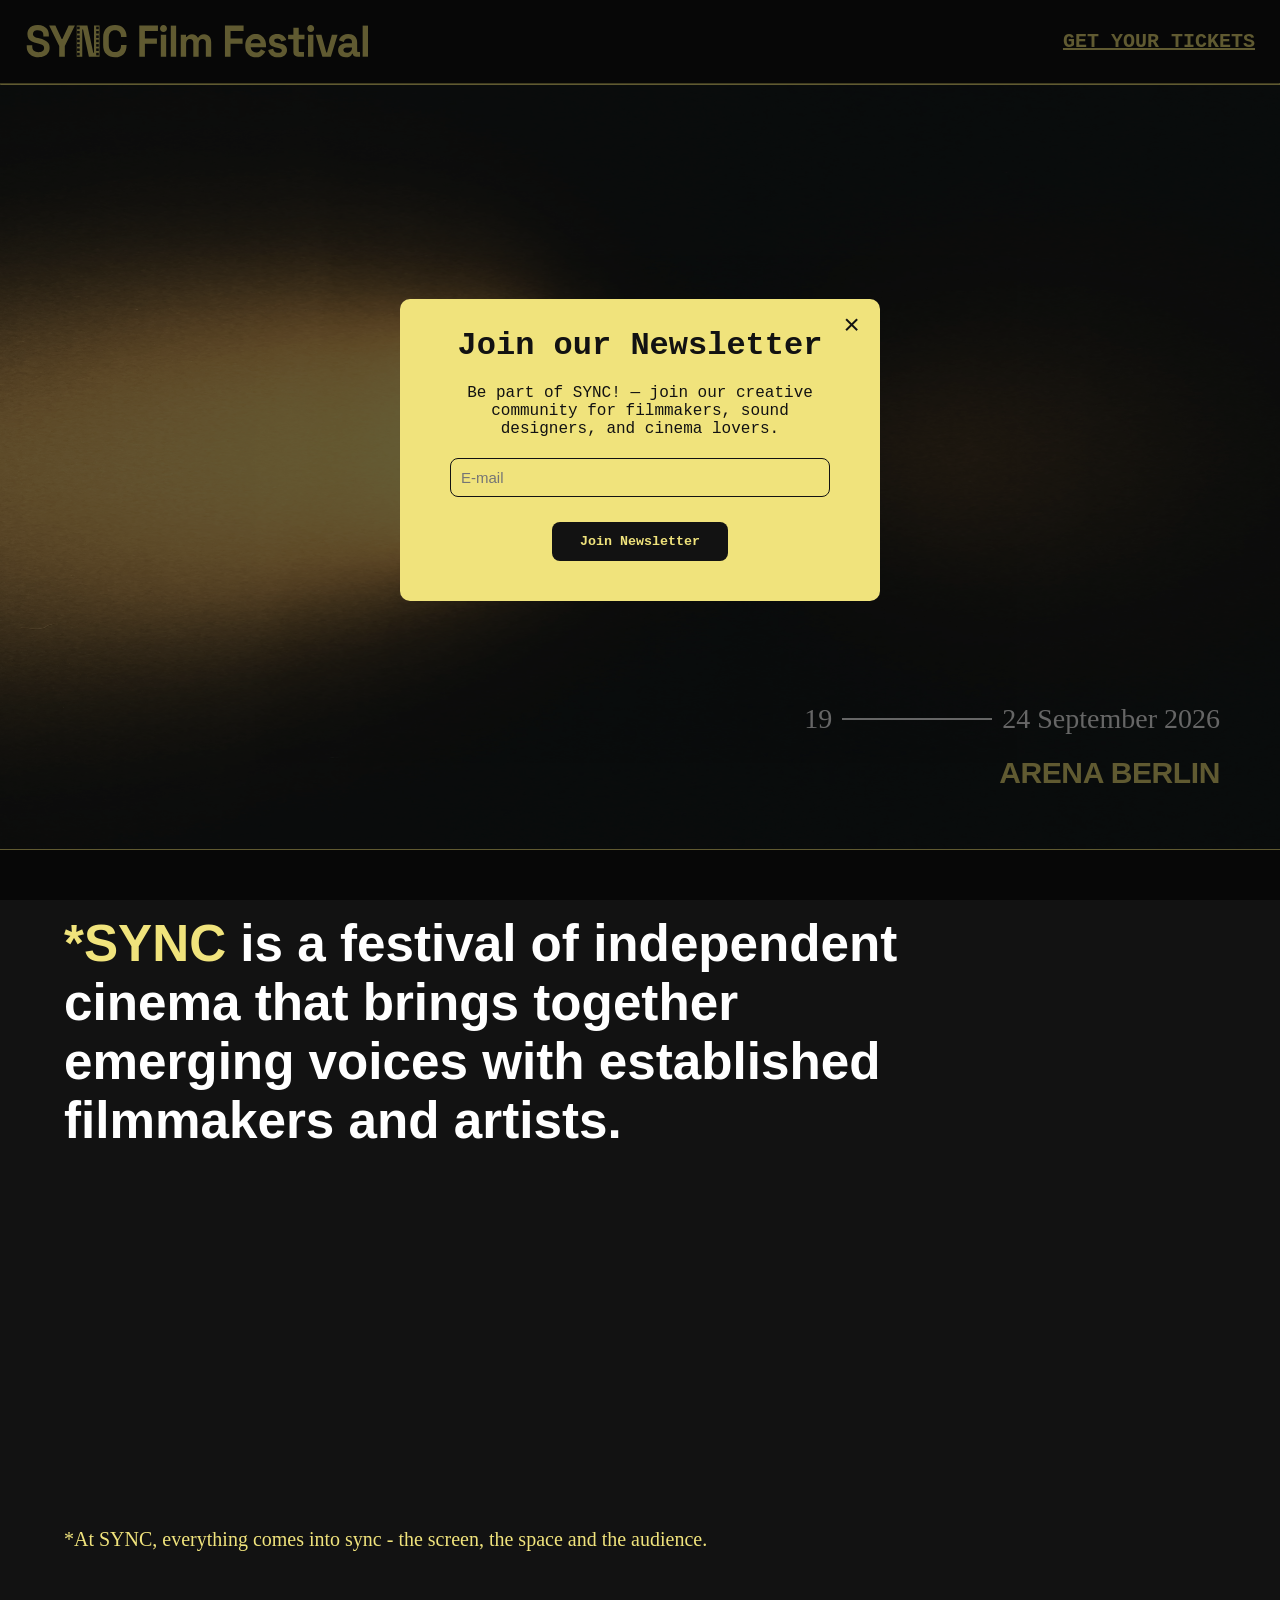
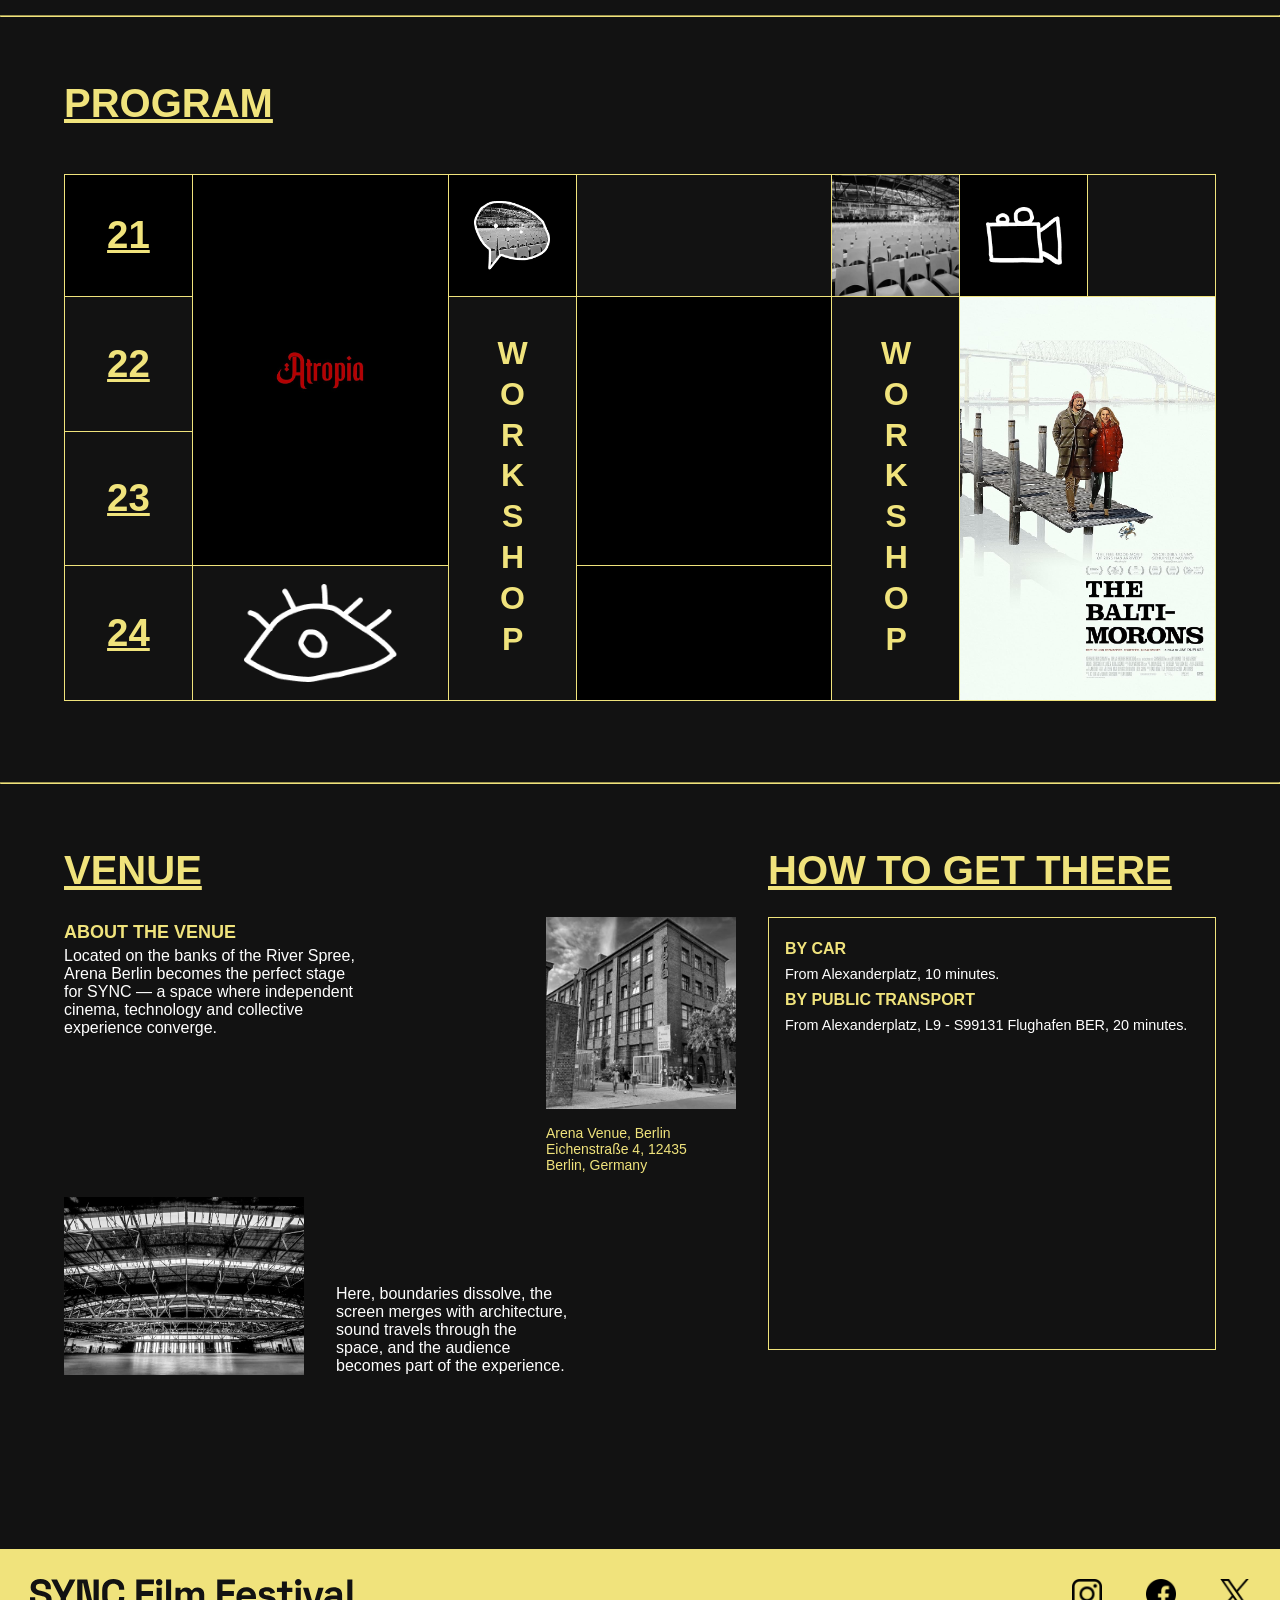
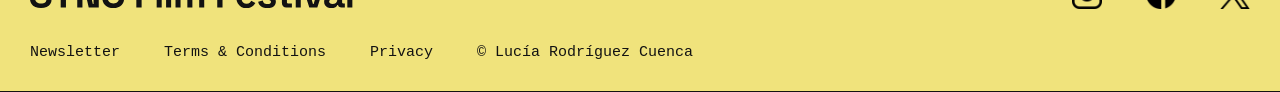
<file: index.html>
<!DOCTYPE html>
<html lang="en">

<head>
  <meta charset="UTF-8">
  <meta name="viewport" content="width=device-width, initial-scale=1.0">
  <title>SYNC Film Festival</title>
  <link rel="icon" href="images/favicon.png" type="image/png">

  <style>
    html {
      scroll-behavior: smooth;
    }

    body {
      margin: 0;
      font-family: 'Roboto', sans-serif;
      color: white;
      background-color: #121212;
    }

    section {
      scroll-snap-align: start;
    }
  </style>

  <link rel="stylesheet" href="css/estilos.css">
<!-- Google tag (gtag.js) -->
<script async src="https://www.googletagmanager.com/gtag/js?id=G-QG648DJVCG"></script>
<script>
  window.dataLayer = window.dataLayer || [];
  function gtag(){dataLayer.push(arguments);}
  gtag('js', new Date());

  gtag('config', 'G-QG648DJVCG');
</script>
</head>


<body>

  <header>
    <div>
      <svg width="345" height="33" viewBox="0 0 445 43" fill="none" xmlns="http://www.w3.org/2000/svg">
        <path d="M437.7 41.2922V0.809647H444.652V41.2922H437.7Z" fill="#F0E37C" />
        <path
          d="M415.955 42.1019C414.006 42.1019 412.259 41.7549 410.714 41.0609C409.169 40.3283 407.937 39.2874 407.017 37.9379C406.134 36.55 405.693 34.8728 405.693 32.9065C405.693 30.9402 406.134 29.3017 407.017 27.9908C407.937 26.6414 409.187 25.6389 410.769 24.9835C412.387 24.2895 414.227 23.9425 416.286 23.9425H423.79V22.3232C423.79 20.9738 423.385 19.875 422.576 19.0268C421.767 18.14 420.479 17.6967 418.714 17.6967C416.985 17.6967 415.698 18.1208 414.852 18.969C414.006 19.7786 413.454 20.8389 413.197 22.1497L406.797 19.8943C407.238 18.4292 407.937 17.0991 408.893 15.9039C409.886 14.6701 411.192 13.687 412.81 12.9544C414.466 12.1833 416.47 11.7978 418.824 11.7978C422.429 11.7978 425.28 12.7424 427.376 14.6315C429.473 16.5207 430.521 19.2581 430.521 22.8437V33.5427C430.521 34.6993 431.036 35.2777 432.066 35.2777H434.273V41.2922H429.638C428.277 41.2922 427.155 40.9452 426.273 40.2512C425.39 39.5572 424.949 38.6319 424.949 37.4753V37.4174H423.9C423.753 37.8801 423.422 38.497 422.907 39.2681C422.392 40.0006 421.583 40.6561 420.479 41.2344C419.376 41.8127 417.868 42.1019 415.955 42.1019ZM417.169 36.203C419.119 36.203 420.7 35.6439 421.914 34.5258C423.165 33.3692 423.79 31.8463 423.79 29.9571V29.3788H416.783C415.496 29.3788 414.484 29.6679 413.748 30.2462C413.013 30.8246 412.645 31.6342 412.645 32.6752C412.645 33.7162 413.031 34.5644 413.804 35.2198C414.576 35.8753 415.698 36.203 417.169 36.203Z"
          fill="#F0E37C" />
        <path
          d="M385.272 41.2922L376.554 12.6074H383.948L390.293 35.9716H391.286L397.631 12.6074H405.024L396.306 41.2922H385.272Z"
          fill="#F0E37C" />
        <path
          d="M366.534 41.2922V12.6074H373.485V41.2922H366.534ZM370.01 9.25316C368.759 9.25316 367.692 8.82906 366.81 7.98085C365.964 7.13264 365.541 6.01455 365.541 4.62658C365.541 3.23861 365.964 2.12052 366.81 1.27231C367.692 0.424103 368.759 0 370.01 0C371.297 0 372.364 0.424103 373.21 1.27231C374.056 2.12052 374.479 3.23861 374.479 4.62658C374.479 6.01455 374.056 7.13264 373.21 7.98085C372.364 8.82906 371.297 9.25316 370.01 9.25316Z"
          fill="#F0E37C" />
        <path
          d="M353.51 41.2922C351.707 41.2922 350.236 40.7139 349.096 39.5572C347.992 38.362 347.441 36.7813 347.441 34.815V18.622H340.599V12.6074H347.441V3.70126H354.393V12.6074H361.896V18.622H354.393V33.5427C354.393 34.6993 354.908 35.2777 355.937 35.2777H361.234V41.2922H353.51Z"
          fill="#F0E37C" />
        <path
          d="M327.653 42.1019C324.085 42.1019 321.161 41.2922 318.88 39.6729C316.6 38.0536 315.221 35.7403 314.742 32.733L321.143 30.9981C321.4 32.3475 321.823 33.4077 322.412 34.1788C323.037 34.9499 323.791 35.509 324.674 35.856C325.593 36.1644 326.586 36.3186 327.653 36.3186C329.271 36.3186 330.467 36.0295 331.239 35.4512C332.012 34.8343 332.398 34.0825 332.398 33.1957C332.398 32.3089 332.03 31.6342 331.294 31.1716C330.559 30.6704 329.382 30.2655 327.763 29.9571L326.218 29.6679C324.306 29.2824 322.559 28.7619 320.977 28.1065C319.395 27.4125 318.126 26.4679 317.17 25.2727C316.214 24.0775 315.736 22.5353 315.736 20.6461C315.736 17.793 316.729 15.6147 318.715 14.1111C320.701 12.5689 323.313 11.7978 326.55 11.7978C329.602 11.7978 332.14 12.511 334.163 13.9376C336.186 15.3641 337.511 17.234 338.136 19.5473L331.681 21.6292C331.386 20.1642 330.779 19.1232 329.86 18.5063C328.977 17.8894 327.874 17.581 326.55 17.581C325.225 17.581 324.214 17.8316 323.515 18.3328C322.816 18.7955 322.467 19.4509 322.467 20.2991C322.467 21.2244 322.835 21.9184 323.57 22.3811C324.306 22.8052 325.299 23.1329 326.55 23.3642L328.094 23.6534C330.154 24.0389 332.012 24.5594 333.667 25.2148C335.359 25.8317 336.683 26.7378 337.639 27.933C338.632 29.0896 339.129 30.6704 339.129 32.6752C339.129 35.6825 338.081 38.015 335.984 39.6729C333.924 41.2922 331.147 42.1019 327.653 42.1019Z"
          fill="#F0E37C" />
        <path
          d="M298.569 42.1019C295.847 42.1019 293.438 41.5043 291.341 40.3091C289.281 39.0753 287.663 37.3596 286.486 35.162C285.345 32.9258 284.775 30.3041 284.775 27.2968V26.6028C284.775 23.5955 285.345 20.9931 286.486 18.7955C287.626 16.5593 289.226 14.8436 291.286 13.6484C293.346 12.4146 295.736 11.7978 298.458 11.7978C301.143 11.7978 303.479 12.4339 305.465 13.7062C307.451 14.94 308.996 16.675 310.1 18.9111C311.203 21.1088 311.755 23.6727 311.755 26.6028V29.0896H291.838C291.911 31.0559 292.61 32.6559 293.934 33.8897C295.258 35.1234 296.877 35.7403 298.789 35.7403C300.739 35.7403 302.173 35.2969 303.093 34.4102C304.012 33.5234 304.711 32.5403 305.189 31.4607L310.872 34.5837C310.357 35.5861 309.603 36.6849 308.61 37.8801C307.654 39.0367 306.366 40.0392 304.748 40.8874C303.13 41.697 301.07 42.1019 298.569 42.1019ZM291.893 23.6534H304.693C304.546 21.9955 303.902 20.6654 302.762 19.663C301.658 18.6605 300.205 18.1593 298.403 18.1593C296.527 18.1593 295.038 18.6605 293.934 19.663C292.831 20.6654 292.15 21.9955 291.893 23.6534Z"
          fill="#F0E37C" />
        <path d="M258.277 41.2922V0.809647H282.553V7.74951H265.56V17.5232H281.229V24.463H265.56V41.2922H258.277Z"
          fill="#F0E37C" />
        <path
          d="M200.708 41.2922V12.6074H207.55V15.7304H208.543C209.021 14.7665 209.812 13.9376 210.915 13.2436C212.019 12.511 213.472 12.1448 215.274 12.1448C217.224 12.1448 218.787 12.5496 219.964 13.3592C221.141 14.1303 222.042 15.152 222.667 16.4243H223.66C224.286 15.1906 225.168 14.1689 226.309 13.3592C227.449 12.5496 229.067 12.1448 231.164 12.1448C232.856 12.1448 234.382 12.5303 235.743 13.3014C237.141 14.0339 238.245 15.1713 239.054 16.7135C239.9 18.2171 240.323 20.1256 240.323 22.4389V41.2922H233.371V22.9594C233.371 21.3786 232.985 20.2027 232.212 19.4316C231.44 18.622 230.355 18.2171 228.957 18.2171C227.375 18.2171 226.143 18.7569 225.26 19.8364C224.414 20.8774 223.991 22.3811 223.991 24.3474V41.2922H217.04V22.9594C217.04 21.3786 216.653 20.2027 215.881 19.4316C215.109 18.622 214.024 18.2171 212.626 18.2171C211.044 18.2171 209.812 18.7569 208.929 19.8364C208.083 20.8774 207.66 22.3811 207.66 24.3474V41.2922H200.708Z"
          fill="#F0E37C" />
        <path d="M187.708 41.2922V0.809647H194.66V41.2922H187.708Z" fill="#F0E37C" />
        <path
          d="M174.708 41.2922V12.6074H181.66V41.2922H174.708ZM178.184 9.25316C176.933 9.25316 175.867 8.82906 174.984 7.98085C174.138 7.13264 173.715 6.01455 173.715 4.62658C173.715 3.23861 174.138 2.12052 174.984 1.27231C175.867 0.424103 176.933 0 178.184 0C179.471 0 180.538 0.424103 181.384 1.27231C182.23 2.12052 182.653 3.23861 182.653 4.62658C182.653 6.01455 182.23 7.13264 181.384 7.98085C180.538 8.82906 179.471 9.25316 178.184 9.25316Z"
          fill="#F0E37C" />
        <path d="M146.67 41.2922V0.809647H170.946V7.74951H153.953V17.5232H169.622V24.463H153.953V41.2922H146.67Z"
          fill="#F0E37C" />
        <path
          d="M115.141 42.1019C110.359 42.1019 106.571 40.7139 103.775 37.9379C100.98 35.1234 99.5822 31.1137 99.5822 25.9088V16.193C99.5822 10.9881 100.98 6.9977 103.775 4.22175C106.571 1.40725 110.359 0 115.141 0C119.886 0 123.546 1.3687 126.12 4.10609C128.732 6.80493 130.038 10.5255 130.038 15.2677V15.6147H122.865V15.0364C122.865 12.646 122.222 10.6797 120.934 9.13749C119.684 7.5953 117.753 6.8242 115.141 6.8242C112.566 6.8242 110.543 7.65313 109.072 9.31099C107.601 10.9688 106.865 13.2243 106.865 16.0774V26.0245C106.865 28.839 107.601 31.0945 109.072 32.7909C110.543 34.4487 112.566 35.2777 115.141 35.2777C117.753 35.2777 119.684 34.5066 120.934 32.9644C122.222 31.3836 122.865 29.4173 122.865 27.0655V26.0245H130.038V26.8342C130.038 31.5764 128.732 35.3162 126.12 38.0536C123.546 40.7524 119.886 42.1019 115.141 42.1019Z"
          fill="#F0E37C" />
        <path
          d="M65.1585 41.2922V0.809647H79.007L86.676 36.0873H87.6691V0.809647H94.8417V41.2922H80.9932L73.3242 6.01455H72.331V41.2922H65.1585Z"
          fill="#F0E37C" />
        <path
          d="M42.3156 41.2922V27.3546L29.1844 0.809647H37.2948L45.4605 18.1593H46.4536L54.6192 0.809647H62.7296L49.5984 27.3546V41.2922H42.3156Z"
          fill="#F0E37C" />
        <path
          d="M15.1726 42.1019C12.1932 42.1019 9.56333 41.5428 7.28284 40.4247C5.00236 39.3066 3.21843 37.7066 1.93106 35.6246C0.643686 33.5427 0 31.0366 0 28.1065V26.4872H7.1725V28.1065C7.1725 30.5354 7.88975 32.3668 9.32425 33.6005C10.7587 34.7957 12.7082 35.3933 15.1726 35.3933C17.6738 35.3933 19.5313 34.8728 20.7451 33.8319C21.9957 32.7909 22.621 31.4607 22.621 29.8414C22.621 28.7233 22.3083 27.8173 21.683 27.1233C21.0945 26.4293 20.2117 25.8703 19.0347 25.4462C17.8945 24.9835 16.4967 24.5594 14.8416 24.1739L13.5726 23.8847C10.9243 23.2678 8.64378 22.4967 6.73111 21.5714C4.85523 20.6076 3.40234 19.3545 2.37244 17.8123C1.37933 16.2701 0.882769 14.2653 0.882769 11.7978C0.882769 9.33027 1.4345 7.22903 2.53796 5.49406C3.6782 3.72054 5.25983 2.37112 7.28284 1.44581C9.34264 0.481935 11.7519 0 14.5105 0C17.2692 0 19.7152 0.501213 21.8485 1.50364C24.0187 2.46751 25.7106 3.93259 26.9245 5.89889C28.175 7.82663 28.8003 10.2556 28.8003 13.1857V14.9207H21.6278V13.1857C21.6278 11.6436 21.3336 10.4098 20.7451 9.48449C20.1933 8.52062 19.3841 7.82663 18.3175 7.40253C17.2508 6.93987 15.9818 6.70854 14.5105 6.70854C12.3036 6.70854 10.6668 7.15192 9.60011 8.03868C8.57022 8.88688 8.05527 10.0628 8.05527 11.5664C8.05527 12.5689 8.29435 13.4171 8.77252 14.1111C9.28747 14.8051 10.0415 15.3834 11.0346 15.846C12.0277 16.3087 13.2967 16.7135 14.8416 17.0605L16.1105 17.3497C18.8692 17.9665 21.26 18.7569 23.283 19.7208C25.3428 20.6847 26.9428 21.957 28.0831 23.5377C29.2233 25.1185 29.7935 27.1426 29.7935 29.6101C29.7935 32.0776 29.1865 34.256 27.9727 36.1451C26.7957 37.9958 25.1037 39.4609 22.8968 40.5404C20.7267 41.5814 18.1519 42.1019 15.1726 42.1019Z"
          fill="#F0E37C" />
        <path d="M93.8495 2.17538L90.4673 2.17538V5.53349H93.8495V2.17538Z" fill="#1D1D1B" />
        <path d="M93.8495 7.81701L90.4673 7.81701V11.1751H93.8495V7.81701Z" fill="#1D1D1B" />
        <path d="M93.8495 13.5258H90.4673V16.8839H93.8495V13.5258Z" fill="#1D1D1B" />
        <path d="M93.8495 19.1675H90.4673V22.5256H93.8495V19.1675Z" fill="#1D1D1B" />
        <path d="M93.8495 24.8763H90.4673V28.2344H93.8495V24.8763Z" fill="#1D1D1B" />
        <path d="M93.8495 30.5179H90.4673V33.876H93.8495V30.5179Z" fill="#1D1D1B" />
        <path d="M93.8495 36.2267H90.4673V39.5848H93.8495V36.2267Z" fill="#1D1D1B" />
        <path d="M69.0057 2.17538L65.6235 2.17538V5.53349H69.0057V2.17538Z" fill="#1D1D1B" />
        <path d="M69.0057 7.81701L65.6235 7.81701V11.1751H69.0057V7.81701Z" fill="#1D1D1B" />
        <path d="M69.0057 13.5258H65.6235V16.8839H69.0057V13.5258Z" fill="#1D1D1B" />
        <path d="M69.0057 19.1675H65.6235V22.5256H69.0057V19.1675Z" fill="#1D1D1B" />
        <path d="M69.0057 24.8763H65.6235V28.2344H69.0057V24.8763Z" fill="#1D1D1B" />
        <path d="M69.0057 30.5179H65.6235V33.876H69.0057V30.5179Z" fill="#1D1D1B" />
        <path d="M69.0057 36.2267H65.6235V39.5848H69.0057V36.2267Z" fill="#1D1D1B" />
      </svg>



      <a href="./tickets.html" class="tickets-button">GET YOUR TICKETS</a>
    </div>

    <hr style="border-color: #F0E37C;margin: 0px;">
  </header>

  <main>
    <!-- HOME -->
    <section id="home">
      <div class="fecha">
        <span>19</span>
        <span class="line"></span>
        <span>24 September 2026</span>
      </div>
      <div class="venue">
        <h2><span>ARENA BERLIN</span></h2>
      </div>
      <img class="imagenHome" src="images/gryffyn-m-pl5B-k_Xk8Y-unsplash.jpg" alt="">
    </section>

    <!-- ABOUT -->
    <section id="about">
      <div class="contentAbout">
        <h2><span class="highlight-SYNC">*SYNC</span> is a festival of independent<br>
          cinema that brings together<br> emerging voices with established<br> filmmakers and artists.
        </h2>
        <p>
          *At SYNC, everything comes into sync - the screen, the space and the audience.
        </p>
      </div>
    </section>

    <hr style="border-color: #F0E37C;margin: 0px;">

    <!-- PROGRAM -->
    <section id="program" class="programm">
      <div class="contentProgram">
        <h2>PROGRAM</h2>
        <table class="schedule">
          <tr>
            <td class="day active">21</td>
            <td class="poster atro" rowspan="3" colspan="2"></td>
            <td class="icon speech active"></td>
            <td colspan="2"></td>
            <td class="poster photo1"></td>
            <td class="icon camera active"></td>
            <td></td>
          </tr>
          <tr>
            <td class="day">22</td>
            <td class="vertical" rowspan="3">WORKSHOP</td>
            <td rowspan="2" colspan="2" class="active"></td>
            <td class="vertical" rowspan="3">WORKSHOP</td>
            <td class="poster baltimorons" rowspan="3" colspan="2"></td>
          </tr>
          <tr>
            <td class="day">23</td>
          </tr>
          <tr>
            <td class="day">24</td>
            <td class="icon eye" colspan="2"></td>
            <td class="icon active" colspan="2"></td>
          </tr>
        </table>

      </div>
    </section>

    <hr style="border-color: #F0E37C;margin: 0px;">

    <!-- VENUE -->
    <section id="venue">
      <div class="contentVenue">
        <div class="leftContentVenue">
          <h2>VENUE</h2>
          <div class="descriptionVenue">
            <div class="aboutVenue">
              <h3>ABOUT THE VENUE</h3>
              <p>
                Located on the banks of the River Spree,
                Arena Berlin becomes the perfect stage for
                SYNC — a space where independent cinema,
                technology and collective experience converge.
              </p>
            </div>
            <div class="addressVenue">
              <img src="images/2/1.1.jpg" alt="Arena Venue, Berlin" class="imgArenaVenue">
              <div class="caption">
                <p>Arena Venue, Berlin</p>
                <p>Eichenstraße 4, 12435</p>
                <p>Berlin, Germany</p>
              </div>
            </div>
          </div>
          <div class="exteriorViewVenue">
            <img src="images/2/3.3.jpg" alt="Exterior View" class="imgArenaVenueExterior">
            <p>
              Here, boundaries dissolve, the screen merges with architecture, sound travels through the space, and the
              audience becomes part of the experience.
            </p>
          </div>
        </div>

        <div class="rightContentVenue">
          <h2>HOW TO GET THERE</h2>
          <div class="locationVenue">
            <div class="directionsVenue">
              <h3>BY CAR</h3>
              <p>
                From Alexanderplatz, 10 minutes.
              </p>
              <h3>BY PUBLIC TRANSPORT</h3>
              <p>
                From Alexanderplatz, L9 - S99131 Flughafen BER, 20 minutes.
              </p>
            </div>
            <iframe
              src="https://www.google.com/maps/embed?pb=!1m18!1m12!1m3!1d4858.089373754618!2d13.451760376532826!3d52.49643067205497!2m3!1f0!2f0!3f0!3m2!1i1024!2i768!4f13.1!3m3!1m2!1s0x47a84e55b04a4c0b%3A0x6852fd9350063186!2sArena%20Berlin!5e0!3m2!1sen!2ses!4v1763222497323!5m2!1sen!2ses"
              allowfullscreen="" loading="lazy" referrerpolicy="no-referrer-when-downgrade"
              style="width: 100%; height: 300px; border: 0;">
            </iframe>
          </div>

        </div>
      </div>
    </section>

  </main>

  <footer>
    <div class="footer-left">
      <svg width="323" height="30" viewBox="0 0 323 30" fill="none" xmlns="http://www.w3.org/2000/svg">
        <path
          d="M11 29.12C8.84 29.12 6.93333 28.7333 5.28 27.96C3.62667 27.1867 2.33333 26.08 1.4 24.64C0.466666 23.2 -5.36442e-07 21.4667 -5.36442e-07 19.44V18.32H5.2V19.44C5.2 21.12 5.72 22.3867 6.76 23.24C7.8 24.0667 9.21333 24.48 11 24.48C12.8133 24.48 14.16 24.12 15.04 23.4C15.9467 22.68 16.4 21.76 16.4 20.64C16.4 19.8667 16.1733 19.24 15.72 18.76C15.2933 18.28 14.6533 17.8933 13.8 17.6C12.9733 17.28 11.96 16.9867 10.76 16.72L9.84 16.52C7.92 16.0933 6.26667 15.56 4.88 14.92C3.52 14.2533 2.46667 13.3867 1.72 12.32C1 11.2533 0.639999 9.86667 0.639999 8.16C0.639999 6.45333 1.04 5 1.84 3.8C2.66667 2.57333 3.81333 1.64 5.28 1C6.77333 0.333333 8.52 -4.76837e-07 10.52 -4.76837e-07C12.52 -4.76837e-07 14.2933 0.346666 15.84 1.04C17.4133 1.70667 18.64 2.72 19.52 4.08C20.4267 5.41333 20.88 7.09333 20.88 9.12V10.32H15.68V9.12C15.68 8.05333 15.4667 7.2 15.04 6.56C14.64 5.89333 14.0533 5.41333 13.28 5.12C12.5067 4.8 11.5867 4.64 10.52 4.64C8.92 4.64 7.73333 4.94667 6.96 5.56C6.21333 6.14667 5.84 6.96 5.84 8C5.84 8.69333 6.01333 9.28 6.36 9.76C6.73333 10.24 7.28 10.64 8 10.96C8.72 11.28 9.64 11.56 10.76 11.8L11.68 12C13.68 12.4267 15.4133 12.9733 16.88 13.64C18.3733 14.3067 19.5333 15.1867 20.36 16.28C21.1867 17.3733 21.6 18.7733 21.6 20.48C21.6 22.1867 21.16 23.6933 20.28 25C19.4267 26.28 18.2 27.2933 16.6 28.04C15.0267 28.76 13.16 29.12 11 29.12ZM30.6784 28.56V18.92L21.1584 0.559999H27.0384L32.9584 12.56H33.6784L39.5984 0.559999H45.4784L35.9584 18.92V28.56H30.6784ZM47.2394 28.56V0.559999H57.2794L62.8394 24.96H63.5594V0.559999H68.7594V28.56H58.7194L53.1594 4.16H52.4394V28.56H47.2394ZM83.4763 29.12C80.0096 29.12 77.2629 28.16 75.2363 26.24C73.2096 24.2933 72.1963 21.52 72.1963 17.92V11.2C72.1963 7.6 73.2096 4.84 75.2363 2.92C77.2629 0.973333 80.0096 -4.76837e-07 83.4763 -4.76837e-07C86.9163 -4.76837e-07 89.5696 0.946667 91.4363 2.84C93.3296 4.70667 94.2763 7.28 94.2763 10.56V10.8H89.0763V10.4C89.0763 8.74667 88.6096 7.38667 87.6763 6.32C86.7696 5.25333 85.3696 4.72 83.4763 4.72C81.6096 4.72 80.1429 5.29333 79.0763 6.44C78.0096 7.58667 77.4763 9.14667 77.4763 11.12V18C77.4763 19.9467 78.0096 21.5067 79.0763 22.68C80.1429 23.8267 81.6096 24.4 83.4763 24.4C85.3696 24.4 86.7696 23.8667 87.6763 22.8C88.6096 21.7067 89.0763 20.3467 89.0763 18.72V18H94.2763V18.56C94.2763 21.84 93.3296 24.4267 91.4363 26.32C89.5696 28.1867 86.9163 29.12 83.4763 29.12ZM106.335 28.56V0.559999H123.935V5.36H111.615V12.12H122.975V16.92H111.615V28.56H106.335ZM126.662 28.56V8.72H131.702V28.56H126.662ZM129.182 6.4C128.275 6.4 127.502 6.10667 126.862 5.52C126.249 4.93333 125.942 4.16 125.942 3.2C125.942 2.24 126.249 1.46667 126.862 0.88C127.502 0.293333 128.275 -4.76837e-07 129.182 -4.76837e-07C130.115 -4.76837e-07 130.889 0.293333 131.502 0.88C132.115 1.46667 132.422 2.24 132.422 3.2C132.422 4.16 132.115 4.93333 131.502 5.52C130.889 6.10667 130.115 6.4 129.182 6.4ZM136.087 28.56V0.559999H141.127V28.56H136.087ZM145.512 28.56V8.72H150.472V10.88H151.192C151.539 10.2133 152.112 9.64 152.912 9.16C153.712 8.65333 154.765 8.4 156.072 8.4C157.485 8.4 158.619 8.68 159.472 9.24C160.325 9.77333 160.979 10.48 161.432 11.36H162.152C162.605 10.5067 163.245 9.8 164.072 9.24C164.899 8.68 166.072 8.4 167.592 8.4C168.819 8.4 169.925 8.66667 170.912 9.2C171.925 9.70667 172.725 10.4933 173.312 11.56C173.925 12.6 174.232 13.92 174.232 15.52V28.56H169.192V15.88C169.192 14.7867 168.912 13.9733 168.352 13.44C167.792 12.88 167.005 12.6 165.992 12.6C164.845 12.6 163.952 12.9733 163.312 13.72C162.699 14.44 162.392 15.48 162.392 16.84V28.56H157.352V15.88C157.352 14.7867 157.072 13.9733 156.512 13.44C155.952 12.88 155.165 12.6 154.152 12.6C153.005 12.6 152.112 12.9733 151.472 13.72C150.859 14.44 150.552 15.48 150.552 16.84V28.56H145.512ZM187.249 28.56V0.559999H204.849V5.36H192.529V12.12H203.889V16.92H192.529V28.56H187.249ZM216.46 29.12C214.486 29.12 212.74 28.7067 211.22 27.88C209.726 27.0267 208.553 25.84 207.7 24.32C206.873 22.7733 206.46 20.96 206.46 18.88V18.4C206.46 16.32 206.873 14.52 207.7 13C208.526 11.4533 209.686 10.2667 211.18 9.44C212.673 8.58667 214.406 8.16 216.38 8.16C218.326 8.16 220.02 8.6 221.46 9.48C222.9 10.3333 224.02 11.5333 224.82 13.08C225.62 14.6 226.02 16.3733 226.02 18.4V20.12H211.58C211.633 21.48 212.14 22.5867 213.1 23.44C214.06 24.2933 215.233 24.72 216.62 24.72C218.033 24.72 219.073 24.4133 219.74 23.8C220.406 23.1867 220.913 22.5067 221.26 21.76L225.38 23.92C225.006 24.6133 224.46 25.3733 223.74 26.2C223.046 27 222.113 27.6933 220.94 28.28C219.766 28.84 218.273 29.12 216.46 29.12ZM211.62 16.36H220.9C220.793 15.2133 220.326 14.2933 219.5 13.6C218.7 12.9067 217.646 12.56 216.34 12.56C214.98 12.56 213.9 12.9067 213.1 13.6C212.3 14.2933 211.806 15.2133 211.62 16.36ZM237.546 29.12C234.959 29.12 232.839 28.56 231.186 27.44C229.532 26.32 228.532 24.72 228.186 22.64L232.826 21.44C233.012 22.3733 233.319 23.1067 233.746 23.64C234.199 24.1733 234.746 24.56 235.386 24.8C236.052 25.0133 236.772 25.12 237.546 25.12C238.719 25.12 239.586 24.92 240.146 24.52C240.706 24.0933 240.986 23.5733 240.986 22.96C240.986 22.3467 240.719 21.88 240.186 21.56C239.652 21.2133 238.799 20.9333 237.626 20.72L236.506 20.52C235.119 20.2533 233.852 19.8933 232.706 19.44C231.559 18.96 230.639 18.3067 229.946 17.48C229.252 16.6533 228.906 15.5867 228.906 14.28C228.906 12.3067 229.626 10.8 231.066 9.76C232.506 8.69333 234.399 8.16 236.746 8.16C238.959 8.16 240.799 8.65333 242.266 9.64C243.732 10.6267 244.692 11.92 245.146 13.52L240.466 14.96C240.252 13.9467 239.812 13.2267 239.146 12.8C238.506 12.3733 237.706 12.16 236.746 12.16C235.786 12.16 235.052 12.3333 234.546 12.68C234.039 13 233.786 13.4533 233.786 14.04C233.786 14.68 234.052 15.16 234.586 15.48C235.119 15.7733 235.839 16 236.746 16.16L237.866 16.36C239.359 16.6267 240.706 16.9867 241.906 17.44C243.132 17.8667 244.092 18.4933 244.786 19.32C245.506 20.12 245.866 21.2133 245.866 22.6C245.866 24.68 245.106 26.2933 243.586 27.44C242.092 28.56 240.079 29.12 237.546 29.12ZM256.292 28.56C254.985 28.56 253.918 28.16 253.092 27.36C252.292 26.5333 251.892 25.44 251.892 24.08V12.88H246.932V8.72H251.892V2.56H256.932V8.72H262.372V12.88H256.932V23.2C256.932 24 257.305 24.4 258.052 24.4H261.892V28.56H256.292ZM265.734 28.56V8.72H270.774V28.56H265.734ZM268.254 6.4C267.347 6.4 266.574 6.10667 265.934 5.52C265.32 4.93333 265.014 4.16 265.014 3.2C265.014 2.24 265.32 1.46667 265.934 0.88C266.574 0.293333 267.347 -4.76837e-07 268.254 -4.76837e-07C269.187 -4.76837e-07 269.96 0.293333 270.574 0.88C271.187 1.46667 271.494 2.24 271.494 3.2C271.494 4.16 271.187 4.93333 270.574 5.52C269.96 6.10667 269.187 6.4 268.254 6.4ZM279.319 28.56L272.999 8.72H278.359L282.959 24.88H283.679L288.279 8.72H293.639L287.319 28.56H279.319ZM301.564 29.12C300.151 29.12 298.884 28.88 297.764 28.4C296.644 27.8933 295.751 27.1733 295.084 26.24C294.444 25.28 294.124 24.12 294.124 22.76C294.124 21.4 294.444 20.2667 295.084 19.36C295.751 18.4267 296.657 17.7333 297.804 17.28C298.977 16.8 300.311 16.56 301.804 16.56H307.244V15.44C307.244 14.5067 306.951 13.7467 306.364 13.16C305.777 12.5467 304.844 12.24 303.564 12.24C302.311 12.24 301.377 12.5333 300.764 13.12C300.151 13.68 299.751 14.4133 299.564 15.32L294.924 13.76C295.244 12.7467 295.751 11.8267 296.444 11C297.164 10.1467 298.111 9.46667 299.284 8.96C300.484 8.42667 301.937 8.16 303.644 8.16C306.257 8.16 308.324 8.81333 309.844 10.12C311.364 11.4267 312.124 13.32 312.124 15.8V23.2C312.124 24 312.497 24.4 313.244 24.4H314.844V28.56H311.484C310.497 28.56 309.684 28.32 309.044 27.84C308.404 27.36 308.084 26.72 308.084 25.92V25.88H307.324C307.217 26.2 306.977 26.6267 306.604 27.16C306.231 27.6667 305.644 28.12 304.844 28.52C304.044 28.92 302.951 29.12 301.564 29.12ZM302.444 25.04C303.857 25.04 305.004 24.6533 305.884 23.88C306.791 23.08 307.244 22.0267 307.244 20.72V20.32H302.164C301.231 20.32 300.497 20.52 299.964 20.92C299.431 21.32 299.164 21.88 299.164 22.6C299.164 23.32 299.444 23.9067 300.004 24.36C300.564 24.8133 301.377 25.04 302.444 25.04ZM317.329 28.56V0.559999H322.369V28.56H317.329Z"
          fill="#121212" />
      </svg>
      <nav class="footer-links">
        <a href="./newsletter.html">Newsletter</a>
        <a href="#" id="openLegal">Terms & Conditions</a>
        <a href="#" id="openPrivacy">Privacy</a>
        <p>© Lucía Rodríguez Cuenca</p>
      </nav>
    </div>

    <div class="footer-right">
      <a href="https://www.instagram.com/tu_usuario/">
        <img src="images/Instagram.png" alt="Instagram" class="redes">
      </a>
      <a href="#">
        <img src="images/facebook.png" alt="Facebook" class="redes">
      </a>
      <a href="#">
        <img src="images/twitter.png" alt="Twitter" class="redes">
      </a>
    </div>
  </footer>

  <div id="legalModal" class="modal">
    <div class="modal-content">
      <span class="close">&times;</span>
      <h2>Aviso Legal y Términos de Uso</h2>
      <br>
      <p><strong>Titular:</strong> Lucía Rodríguez<br>
        <strong>Domicilio:</strong> Valencia, España<br>
        <strong>Correo electrónico:</strong> luciarodriguezcuenca12@gmail.com<br>
        <strong>Sede del festival:</strong> Berlín, Alemania
      </p>
      <br>
      <p>SYNC Film Festival es un proyecto académico que simula un festival de cine independiente. Este sitio web tiene
        carácter demostrativo y no persigue fines comerciales.</p>
      <br>
      <h3>Propiedad Intelectual</h3>
      <p>Todos los contenidos del sitio web (textos, logotipos, imágenes o diseños) son propiedad de sus respectivos
        autores o se utilizan con fines educativos. Queda prohibida su reproducción total o parcial sin autorización
        expresa.</p>
      <br>
      <h3>Condiciones de uso</h3>
      <ul>
        <li><strong>Uso permitido:</strong> El usuario se compromete a utilizar el sitio con fines lícitos y educativos.
        </li>
        <li><strong>Responsabilidad:</strong> SYNC Film Festival no garantiza la exactitud ni la disponibilidad continua
          de los contenidos.</li>
        <li><strong>Enlaces externos:</strong> El sitio puede incluir enlaces a páginas de terceros sobre las que no se
          tiene control ni responsabilidad.</li>
        <li><strong>Protección de datos:</strong> El uso de los formularios implica la aceptación de la Política de
          Privacidad.</li>
      </ul>
    </div>
  </div>

  <!-- Apartado Privacidad -->
  <div id="privacyModal" class="modal">
    <div class="modal-content">
      <span class="close">&times;</span>
      <h2>Política de Privacidad</h2>
      <br>
      <p>En cumplimiento del RGPD, informamos que los datos del formulario de newsletter se usan solo para enviar
        información sobre SYNC Film Festival.</p>
      <br>
      <p><strong>Responsable:</strong> Lucía Rodríguez, Valencia, España</p>
      <p><strong>Correo:</strong> luciarodriguezcuenca12@gmail.com</p>
      <p><strong>Finalidad:</strong> Enviar novedades sobre el festival.</p>
      <p><strong>Derechos:</strong> Puedes solicitar acceso, rectificación o eliminación de tus datos escribiendo al
        correo anterior.</p>
    </div>
  </div>

  <script>
    const legalModal = document.getElementById("legalModal");
    const privacyModal = document.getElementById("privacyModal");
    const openLegal = document.getElementById("openLegal");
    const openPrivacy = document.getElementById("openPrivacy");
    const closes = document.querySelectorAll(".close");

    openLegal.onclick = () => legalModal.style.display = "flex";
    openPrivacy.onclick = () => privacyModal.style.display = "flex";
    closes.forEach(btn => btn.onclick = () => {
      legalModal.style.display = "none";
      privacyModal.style.display = "none";
    });
    window.onclick = e => {
      if (e.target === legalModal) legalModal.style.display = "none";
      if (e.target === privacyModal) privacyModal.style.display = "none";
    };
  </script>

  <!-- Popup Newsletter -->
  <div id="newsletter-popup" class="popup">
    <div class="popup-content">
      <span class="close-btn">&times;</span>
      <h1>Join our Newsletter</h1>
      <p>Be part of SYNC! — join our creative community for filmmakers, sound designers, and cinema lovers.</p>

      <form>
        <input type="email" name="email" placeholder="E-mail" required><br>
        <button type="submit">Join Newsletter</button>
      </form>
    </div>
  </div>

  <script>
    window.addEventListener("load", function () {
      let popup = document.getElementById("newsletter-popup");
      let closeBtn = document.querySelector(".close-btn");

      // Mostrar el popup al cargar
      popup.style.display = "flex";

      // Cerrar al hacer clic en la X
      closeBtn.addEventListener("click", () => {
        popup.style.display = "none";
      });

      // Cerrar si se hace clic fuera de la caja
      window.addEventListener("click", (e) => {
        if (e.target === popup) {
          popup.style.display = "none";
        }
      });
    });
  </script>

</body>

</html>
</file>
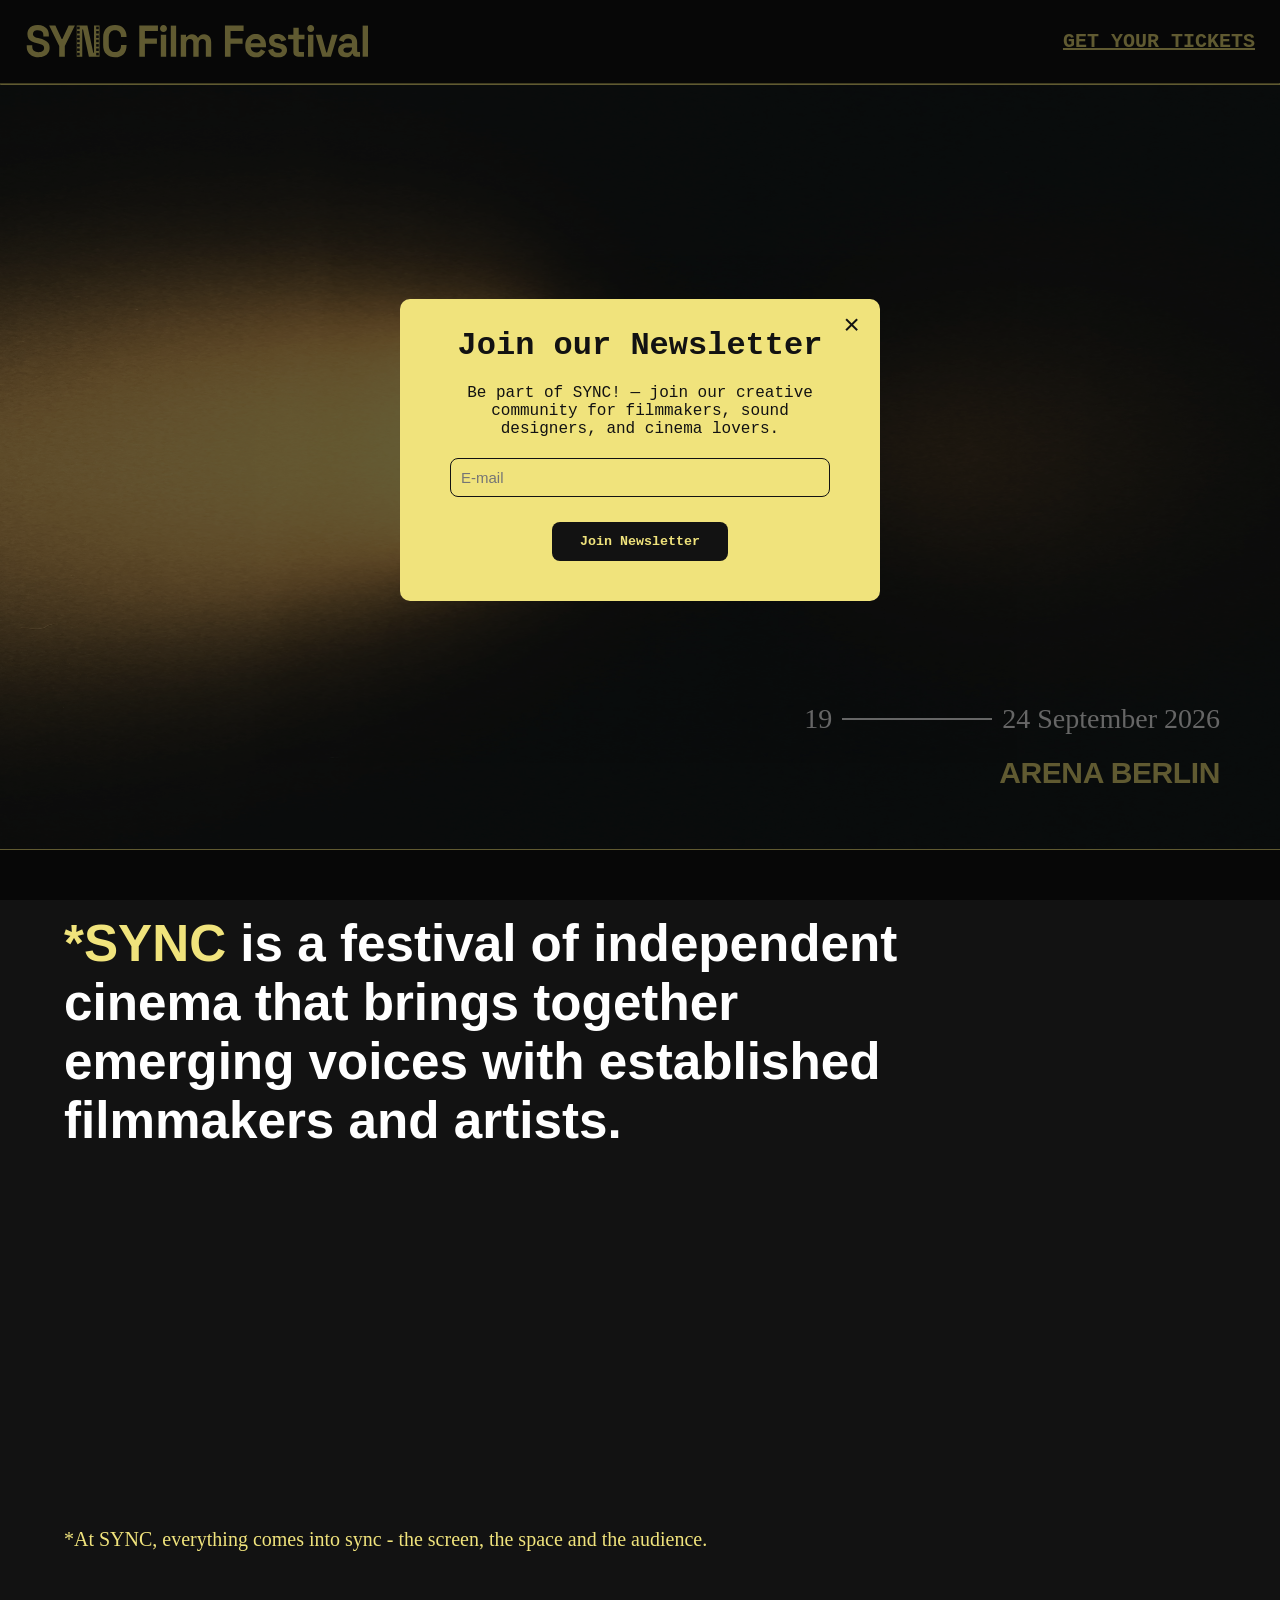
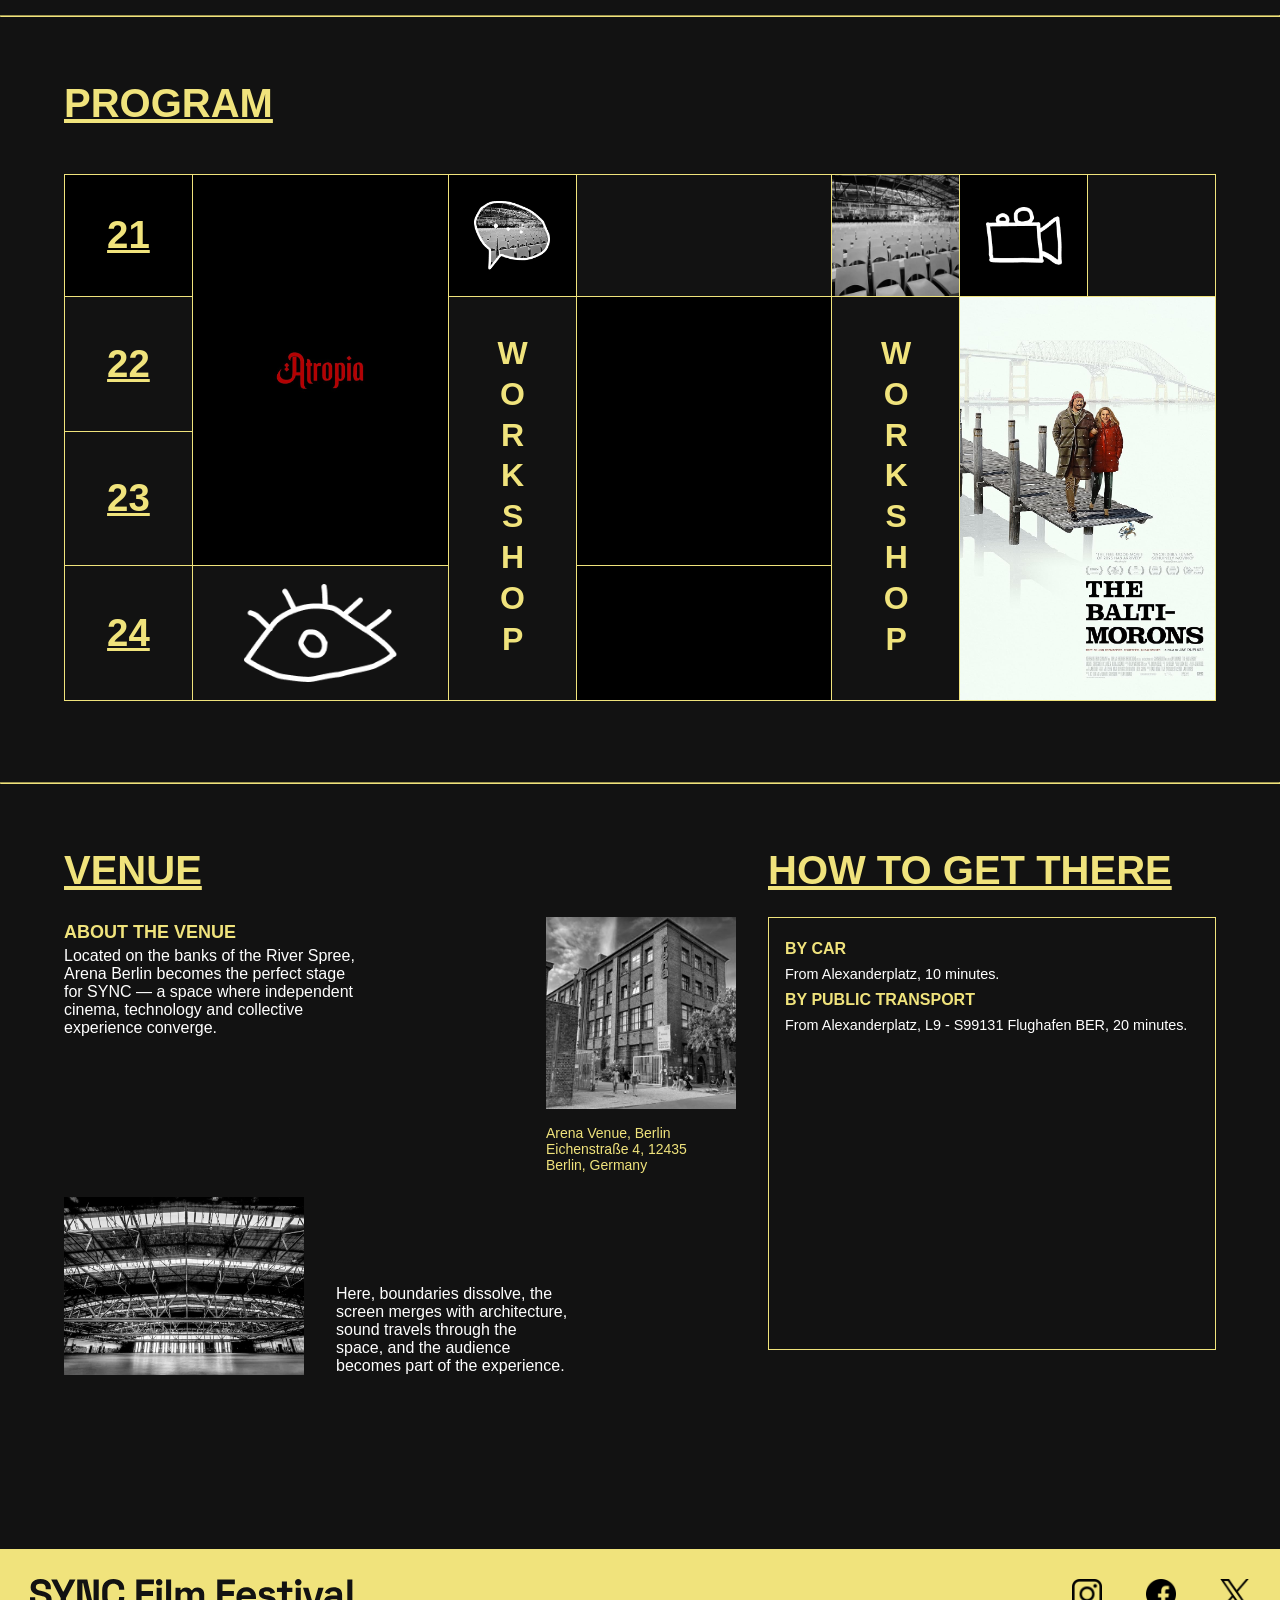
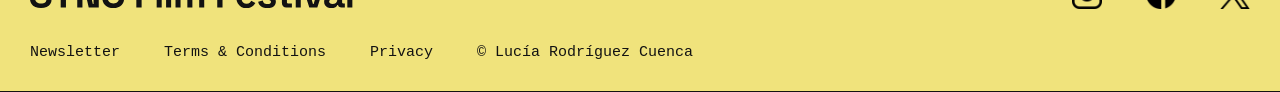
<file: home.html>
<!DOCTYPE html>
<html lang="en">

<head>
  <meta charset="UTF-8">
  <meta name="viewport" content="width=device-width, initial-scale=1.0">
  <title>SYNC Film Festival</title>

  <style>
    html {
      scroll-behavior: smooth;
    }

    body {
      margin: 0;
      font-family: 'Roboto', sans-serif;
      color: white;
      background-color: #121212;
    }

    section {
      scroll-snap-align: start;
    }
  </style>

  <link rel="stylesheet" href="css/estilos.css">
</head>


<body>

  <header>
    <div>
      <svg width="345" height="33" viewBox="0 0 445 43" fill="none" xmlns="http://www.w3.org/2000/svg">
        <path d="M437.7 41.2922V0.809647H444.652V41.2922H437.7Z" fill="#F0E37C" />
        <path
          d="M415.955 42.1019C414.006 42.1019 412.259 41.7549 410.714 41.0609C409.169 40.3283 407.937 39.2874 407.017 37.9379C406.134 36.55 405.693 34.8728 405.693 32.9065C405.693 30.9402 406.134 29.3017 407.017 27.9908C407.937 26.6414 409.187 25.6389 410.769 24.9835C412.387 24.2895 414.227 23.9425 416.286 23.9425H423.79V22.3232C423.79 20.9738 423.385 19.875 422.576 19.0268C421.767 18.14 420.479 17.6967 418.714 17.6967C416.985 17.6967 415.698 18.1208 414.852 18.969C414.006 19.7786 413.454 20.8389 413.197 22.1497L406.797 19.8943C407.238 18.4292 407.937 17.0991 408.893 15.9039C409.886 14.6701 411.192 13.687 412.81 12.9544C414.466 12.1833 416.47 11.7978 418.824 11.7978C422.429 11.7978 425.28 12.7424 427.376 14.6315C429.473 16.5207 430.521 19.2581 430.521 22.8437V33.5427C430.521 34.6993 431.036 35.2777 432.066 35.2777H434.273V41.2922H429.638C428.277 41.2922 427.155 40.9452 426.273 40.2512C425.39 39.5572 424.949 38.6319 424.949 37.4753V37.4174H423.9C423.753 37.8801 423.422 38.497 422.907 39.2681C422.392 40.0006 421.583 40.6561 420.479 41.2344C419.376 41.8127 417.868 42.1019 415.955 42.1019ZM417.169 36.203C419.119 36.203 420.7 35.6439 421.914 34.5258C423.165 33.3692 423.79 31.8463 423.79 29.9571V29.3788H416.783C415.496 29.3788 414.484 29.6679 413.748 30.2462C413.013 30.8246 412.645 31.6342 412.645 32.6752C412.645 33.7162 413.031 34.5644 413.804 35.2198C414.576 35.8753 415.698 36.203 417.169 36.203Z"
          fill="#F0E37C" />
        <path
          d="M385.272 41.2922L376.554 12.6074H383.948L390.293 35.9716H391.286L397.631 12.6074H405.024L396.306 41.2922H385.272Z"
          fill="#F0E37C" />
        <path
          d="M366.534 41.2922V12.6074H373.485V41.2922H366.534ZM370.01 9.25316C368.759 9.25316 367.692 8.82906 366.81 7.98085C365.964 7.13264 365.541 6.01455 365.541 4.62658C365.541 3.23861 365.964 2.12052 366.81 1.27231C367.692 0.424103 368.759 0 370.01 0C371.297 0 372.364 0.424103 373.21 1.27231C374.056 2.12052 374.479 3.23861 374.479 4.62658C374.479 6.01455 374.056 7.13264 373.21 7.98085C372.364 8.82906 371.297 9.25316 370.01 9.25316Z"
          fill="#F0E37C" />
        <path
          d="M353.51 41.2922C351.707 41.2922 350.236 40.7139 349.096 39.5572C347.992 38.362 347.441 36.7813 347.441 34.815V18.622H340.599V12.6074H347.441V3.70126H354.393V12.6074H361.896V18.622H354.393V33.5427C354.393 34.6993 354.908 35.2777 355.937 35.2777H361.234V41.2922H353.51Z"
          fill="#F0E37C" />
        <path
          d="M327.653 42.1019C324.085 42.1019 321.161 41.2922 318.88 39.6729C316.6 38.0536 315.221 35.7403 314.742 32.733L321.143 30.9981C321.4 32.3475 321.823 33.4077 322.412 34.1788C323.037 34.9499 323.791 35.509 324.674 35.856C325.593 36.1644 326.586 36.3186 327.653 36.3186C329.271 36.3186 330.467 36.0295 331.239 35.4512C332.012 34.8343 332.398 34.0825 332.398 33.1957C332.398 32.3089 332.03 31.6342 331.294 31.1716C330.559 30.6704 329.382 30.2655 327.763 29.9571L326.218 29.6679C324.306 29.2824 322.559 28.7619 320.977 28.1065C319.395 27.4125 318.126 26.4679 317.17 25.2727C316.214 24.0775 315.736 22.5353 315.736 20.6461C315.736 17.793 316.729 15.6147 318.715 14.1111C320.701 12.5689 323.313 11.7978 326.55 11.7978C329.602 11.7978 332.14 12.511 334.163 13.9376C336.186 15.3641 337.511 17.234 338.136 19.5473L331.681 21.6292C331.386 20.1642 330.779 19.1232 329.86 18.5063C328.977 17.8894 327.874 17.581 326.55 17.581C325.225 17.581 324.214 17.8316 323.515 18.3328C322.816 18.7955 322.467 19.4509 322.467 20.2991C322.467 21.2244 322.835 21.9184 323.57 22.3811C324.306 22.8052 325.299 23.1329 326.55 23.3642L328.094 23.6534C330.154 24.0389 332.012 24.5594 333.667 25.2148C335.359 25.8317 336.683 26.7378 337.639 27.933C338.632 29.0896 339.129 30.6704 339.129 32.6752C339.129 35.6825 338.081 38.015 335.984 39.6729C333.924 41.2922 331.147 42.1019 327.653 42.1019Z"
          fill="#F0E37C" />
        <path
          d="M298.569 42.1019C295.847 42.1019 293.438 41.5043 291.341 40.3091C289.281 39.0753 287.663 37.3596 286.486 35.162C285.345 32.9258 284.775 30.3041 284.775 27.2968V26.6028C284.775 23.5955 285.345 20.9931 286.486 18.7955C287.626 16.5593 289.226 14.8436 291.286 13.6484C293.346 12.4146 295.736 11.7978 298.458 11.7978C301.143 11.7978 303.479 12.4339 305.465 13.7062C307.451 14.94 308.996 16.675 310.1 18.9111C311.203 21.1088 311.755 23.6727 311.755 26.6028V29.0896H291.838C291.911 31.0559 292.61 32.6559 293.934 33.8897C295.258 35.1234 296.877 35.7403 298.789 35.7403C300.739 35.7403 302.173 35.2969 303.093 34.4102C304.012 33.5234 304.711 32.5403 305.189 31.4607L310.872 34.5837C310.357 35.5861 309.603 36.6849 308.61 37.8801C307.654 39.0367 306.366 40.0392 304.748 40.8874C303.13 41.697 301.07 42.1019 298.569 42.1019ZM291.893 23.6534H304.693C304.546 21.9955 303.902 20.6654 302.762 19.663C301.658 18.6605 300.205 18.1593 298.403 18.1593C296.527 18.1593 295.038 18.6605 293.934 19.663C292.831 20.6654 292.15 21.9955 291.893 23.6534Z"
          fill="#F0E37C" />
        <path d="M258.277 41.2922V0.809647H282.553V7.74951H265.56V17.5232H281.229V24.463H265.56V41.2922H258.277Z"
          fill="#F0E37C" />
        <path
          d="M200.708 41.2922V12.6074H207.55V15.7304H208.543C209.021 14.7665 209.812 13.9376 210.915 13.2436C212.019 12.511 213.472 12.1448 215.274 12.1448C217.224 12.1448 218.787 12.5496 219.964 13.3592C221.141 14.1303 222.042 15.152 222.667 16.4243H223.66C224.286 15.1906 225.168 14.1689 226.309 13.3592C227.449 12.5496 229.067 12.1448 231.164 12.1448C232.856 12.1448 234.382 12.5303 235.743 13.3014C237.141 14.0339 238.245 15.1713 239.054 16.7135C239.9 18.2171 240.323 20.1256 240.323 22.4389V41.2922H233.371V22.9594C233.371 21.3786 232.985 20.2027 232.212 19.4316C231.44 18.622 230.355 18.2171 228.957 18.2171C227.375 18.2171 226.143 18.7569 225.26 19.8364C224.414 20.8774 223.991 22.3811 223.991 24.3474V41.2922H217.04V22.9594C217.04 21.3786 216.653 20.2027 215.881 19.4316C215.109 18.622 214.024 18.2171 212.626 18.2171C211.044 18.2171 209.812 18.7569 208.929 19.8364C208.083 20.8774 207.66 22.3811 207.66 24.3474V41.2922H200.708Z"
          fill="#F0E37C" />
        <path d="M187.708 41.2922V0.809647H194.66V41.2922H187.708Z" fill="#F0E37C" />
        <path
          d="M174.708 41.2922V12.6074H181.66V41.2922H174.708ZM178.184 9.25316C176.933 9.25316 175.867 8.82906 174.984 7.98085C174.138 7.13264 173.715 6.01455 173.715 4.62658C173.715 3.23861 174.138 2.12052 174.984 1.27231C175.867 0.424103 176.933 0 178.184 0C179.471 0 180.538 0.424103 181.384 1.27231C182.23 2.12052 182.653 3.23861 182.653 4.62658C182.653 6.01455 182.23 7.13264 181.384 7.98085C180.538 8.82906 179.471 9.25316 178.184 9.25316Z"
          fill="#F0E37C" />
        <path d="M146.67 41.2922V0.809647H170.946V7.74951H153.953V17.5232H169.622V24.463H153.953V41.2922H146.67Z"
          fill="#F0E37C" />
        <path
          d="M115.141 42.1019C110.359 42.1019 106.571 40.7139 103.775 37.9379C100.98 35.1234 99.5822 31.1137 99.5822 25.9088V16.193C99.5822 10.9881 100.98 6.9977 103.775 4.22175C106.571 1.40725 110.359 0 115.141 0C119.886 0 123.546 1.3687 126.12 4.10609C128.732 6.80493 130.038 10.5255 130.038 15.2677V15.6147H122.865V15.0364C122.865 12.646 122.222 10.6797 120.934 9.13749C119.684 7.5953 117.753 6.8242 115.141 6.8242C112.566 6.8242 110.543 7.65313 109.072 9.31099C107.601 10.9688 106.865 13.2243 106.865 16.0774V26.0245C106.865 28.839 107.601 31.0945 109.072 32.7909C110.543 34.4487 112.566 35.2777 115.141 35.2777C117.753 35.2777 119.684 34.5066 120.934 32.9644C122.222 31.3836 122.865 29.4173 122.865 27.0655V26.0245H130.038V26.8342C130.038 31.5764 128.732 35.3162 126.12 38.0536C123.546 40.7524 119.886 42.1019 115.141 42.1019Z"
          fill="#F0E37C" />
        <path
          d="M65.1585 41.2922V0.809647H79.007L86.676 36.0873H87.6691V0.809647H94.8417V41.2922H80.9932L73.3242 6.01455H72.331V41.2922H65.1585Z"
          fill="#F0E37C" />
        <path
          d="M42.3156 41.2922V27.3546L29.1844 0.809647H37.2948L45.4605 18.1593H46.4536L54.6192 0.809647H62.7296L49.5984 27.3546V41.2922H42.3156Z"
          fill="#F0E37C" />
        <path
          d="M15.1726 42.1019C12.1932 42.1019 9.56333 41.5428 7.28284 40.4247C5.00236 39.3066 3.21843 37.7066 1.93106 35.6246C0.643686 33.5427 0 31.0366 0 28.1065V26.4872H7.1725V28.1065C7.1725 30.5354 7.88975 32.3668 9.32425 33.6005C10.7587 34.7957 12.7082 35.3933 15.1726 35.3933C17.6738 35.3933 19.5313 34.8728 20.7451 33.8319C21.9957 32.7909 22.621 31.4607 22.621 29.8414C22.621 28.7233 22.3083 27.8173 21.683 27.1233C21.0945 26.4293 20.2117 25.8703 19.0347 25.4462C17.8945 24.9835 16.4967 24.5594 14.8416 24.1739L13.5726 23.8847C10.9243 23.2678 8.64378 22.4967 6.73111 21.5714C4.85523 20.6076 3.40234 19.3545 2.37244 17.8123C1.37933 16.2701 0.882769 14.2653 0.882769 11.7978C0.882769 9.33027 1.4345 7.22903 2.53796 5.49406C3.6782 3.72054 5.25983 2.37112 7.28284 1.44581C9.34264 0.481935 11.7519 0 14.5105 0C17.2692 0 19.7152 0.501213 21.8485 1.50364C24.0187 2.46751 25.7106 3.93259 26.9245 5.89889C28.175 7.82663 28.8003 10.2556 28.8003 13.1857V14.9207H21.6278V13.1857C21.6278 11.6436 21.3336 10.4098 20.7451 9.48449C20.1933 8.52062 19.3841 7.82663 18.3175 7.40253C17.2508 6.93987 15.9818 6.70854 14.5105 6.70854C12.3036 6.70854 10.6668 7.15192 9.60011 8.03868C8.57022 8.88688 8.05527 10.0628 8.05527 11.5664C8.05527 12.5689 8.29435 13.4171 8.77252 14.1111C9.28747 14.8051 10.0415 15.3834 11.0346 15.846C12.0277 16.3087 13.2967 16.7135 14.8416 17.0605L16.1105 17.3497C18.8692 17.9665 21.26 18.7569 23.283 19.7208C25.3428 20.6847 26.9428 21.957 28.0831 23.5377C29.2233 25.1185 29.7935 27.1426 29.7935 29.6101C29.7935 32.0776 29.1865 34.256 27.9727 36.1451C26.7957 37.9958 25.1037 39.4609 22.8968 40.5404C20.7267 41.5814 18.1519 42.1019 15.1726 42.1019Z"
          fill="#F0E37C" />
        <path d="M93.8495 2.17538L90.4673 2.17538V5.53349H93.8495V2.17538Z" fill="#1D1D1B" />
        <path d="M93.8495 7.81701L90.4673 7.81701V11.1751H93.8495V7.81701Z" fill="#1D1D1B" />
        <path d="M93.8495 13.5258H90.4673V16.8839H93.8495V13.5258Z" fill="#1D1D1B" />
        <path d="M93.8495 19.1675H90.4673V22.5256H93.8495V19.1675Z" fill="#1D1D1B" />
        <path d="M93.8495 24.8763H90.4673V28.2344H93.8495V24.8763Z" fill="#1D1D1B" />
        <path d="M93.8495 30.5179H90.4673V33.876H93.8495V30.5179Z" fill="#1D1D1B" />
        <path d="M93.8495 36.2267H90.4673V39.5848H93.8495V36.2267Z" fill="#1D1D1B" />
        <path d="M69.0057 2.17538L65.6235 2.17538V5.53349H69.0057V2.17538Z" fill="#1D1D1B" />
        <path d="M69.0057 7.81701L65.6235 7.81701V11.1751H69.0057V7.81701Z" fill="#1D1D1B" />
        <path d="M69.0057 13.5258H65.6235V16.8839H69.0057V13.5258Z" fill="#1D1D1B" />
        <path d="M69.0057 19.1675H65.6235V22.5256H69.0057V19.1675Z" fill="#1D1D1B" />
        <path d="M69.0057 24.8763H65.6235V28.2344H69.0057V24.8763Z" fill="#1D1D1B" />
        <path d="M69.0057 30.5179H65.6235V33.876H69.0057V30.5179Z" fill="#1D1D1B" />
        <path d="M69.0057 36.2267H65.6235V39.5848H69.0057V36.2267Z" fill="#1D1D1B" />
      </svg>



      <a href="./tickets.html" class="tickets-button">GET YOUR TICKETS</a>
    </div>

    <hr style="border-color: #F0E37C;margin: 0px;">
  </header>

  <main>
    <!-- HOME -->
    <section id="home">
      <div class="fecha">
        <span>19</span>
        <span class="line"></span>
        <span>24 September 2026</span>
      </div>
      <div class="venue">
        <h2><span>ARENA BERLIN</span></h2>
      </div>
      <img class="imagenHome" src="images/gryffyn-m-pl5B-k_Xk8Y-unsplash.jpg" alt="">
    </section>

    <!-- ABOUT -->
    <section id="about">
      <div class="contentAbout">
        <h2><span class="highlight-SYNC">*SYNC</span> is a festival of independent<br>
          cinema that brings together<br> emerging voices with established<br> filmmakers and artists.
        </h2>
        <p>
          *At SYNC, everything comes into sync - the screen, the space and the audience.
        </p>
      </div>
    </section>

    <hr style="border-color: #F0E37C;margin: 0px;">

    <!-- PROGRAM -->
    <section id="program" class="programm">
      <div class="contentProgram">
        <h2>PROGRAM</h2>
        <table class="schedule">
          <tr>
            <td class="day active">21</td>
            <td class="poster atro" rowspan="3" colspan="2"></td>
            <td class="icon speech active"></td>
            <td colspan="2"></td>
            <td class="poster photo1"></td>
            <td class="icon camera active"></td>
            <td></td>
          </tr>
          <tr>
            <td class="day">22</td>
            <td class="vertical" rowspan="3">WORKSHOP</td>
            <td rowspan="2" colspan="2" class="active"></td>
            <td class="vertical" rowspan="3">WORKSHOP</td>
            <td class="poster baltimorons" rowspan="3" colspan="2"></td>
          </tr>
          <tr>
            <td class="day">23</td>
          </tr>
          <tr>
            <td class="day">24</td>
            <td class="icon eye" colspan="2"></td>
            <td class="icon active" colspan="2"></td>
          </tr>
        </table>

      </div>
    </section>

    <hr style="border-color: #F0E37C;margin: 0px;">
    
    <!-- VENUE -->
    <section id="venue">
      <div class="contentVenue">
        <div class="leftContentVenue">
          <h2>VENUE</h2>
          <div class="descriptionVenue">
            <div class="aboutVenue">
              <h3>ABOUT THE VENUE</h3>
              <p>
                Located on the banks of the River Spree,
                Arena Berlin becomes the perfect stage for
                SYNC — a space where independent cinema,
                technology and collective experience converge.
              </p>
            </div>
            <div class="addressVenue">
              <img src="images/2/1.1.jpg" alt="Arena Venue, Berlin" class="imgArenaVenue">
              <div class="caption">
                <p>Arena Venue, Berlin</p>
                <p>Eichenstraße 4, 12435</p>
                <p>Berlin, Germany</p>
              </div>
            </div>
          </div>
          <div class="exteriorViewVenue">
            <img src="images/2/3.3.jpg" alt="Exterior View" class="imgArenaVenueExterior">
            <p>
              Here, boundaries dissolve, the screen merges with architecture, sound travels through the space, and the
              audience becomes part of the experience.
            </p>
          </div>
        </div>

        <div class="rightContentVenue">
          <h2>HOW TO GET THERE</h2>
          <div class="locationVenue">
            <div class="directionsVenue">
              <h3>BY CAR</h3>
              <p>
                From Alexanderplatz, 10 minutes.
              </p>
              <h3>BY PUBLIC TRANSPORT</h3>
              <p>
                From Alexanderplatz, L9 - S99131 Flughafen BER, 20 minutes.
              </p>
            </div>
            <iframe
              src="https://www.google.com/maps/embed?pb=!1m18!1m12!1m3!1d4858.089373754618!2d13.451760376532826!3d52.49643067205497!2m3!1f0!2f0!3f0!3m2!1i1024!2i768!4f13.1!3m3!1m2!1s0x47a84e55b04a4c0b%3A0x6852fd9350063186!2sArena%20Berlin!5e0!3m2!1sen!2ses!4v1763222497323!5m2!1sen!2ses"
              allowfullscreen="" loading="lazy" referrerpolicy="no-referrer-when-downgrade"
              style="width: 100%; height: 300px; border: 0;">
            </iframe>
          </div>

        </div>
      </div>
    </section>

  </main>

  <footer>
    <div class="footer-left">
      <svg width="323" height="30" viewBox="0 0 323 30" fill="none" xmlns="http://www.w3.org/2000/svg">
        <path
          d="M11 29.12C8.84 29.12 6.93333 28.7333 5.28 27.96C3.62667 27.1867 2.33333 26.08 1.4 24.64C0.466666 23.2 -5.36442e-07 21.4667 -5.36442e-07 19.44V18.32H5.2V19.44C5.2 21.12 5.72 22.3867 6.76 23.24C7.8 24.0667 9.21333 24.48 11 24.48C12.8133 24.48 14.16 24.12 15.04 23.4C15.9467 22.68 16.4 21.76 16.4 20.64C16.4 19.8667 16.1733 19.24 15.72 18.76C15.2933 18.28 14.6533 17.8933 13.8 17.6C12.9733 17.28 11.96 16.9867 10.76 16.72L9.84 16.52C7.92 16.0933 6.26667 15.56 4.88 14.92C3.52 14.2533 2.46667 13.3867 1.72 12.32C1 11.2533 0.639999 9.86667 0.639999 8.16C0.639999 6.45333 1.04 5 1.84 3.8C2.66667 2.57333 3.81333 1.64 5.28 1C6.77333 0.333333 8.52 -4.76837e-07 10.52 -4.76837e-07C12.52 -4.76837e-07 14.2933 0.346666 15.84 1.04C17.4133 1.70667 18.64 2.72 19.52 4.08C20.4267 5.41333 20.88 7.09333 20.88 9.12V10.32H15.68V9.12C15.68 8.05333 15.4667 7.2 15.04 6.56C14.64 5.89333 14.0533 5.41333 13.28 5.12C12.5067 4.8 11.5867 4.64 10.52 4.64C8.92 4.64 7.73333 4.94667 6.96 5.56C6.21333 6.14667 5.84 6.96 5.84 8C5.84 8.69333 6.01333 9.28 6.36 9.76C6.73333 10.24 7.28 10.64 8 10.96C8.72 11.28 9.64 11.56 10.76 11.8L11.68 12C13.68 12.4267 15.4133 12.9733 16.88 13.64C18.3733 14.3067 19.5333 15.1867 20.36 16.28C21.1867 17.3733 21.6 18.7733 21.6 20.48C21.6 22.1867 21.16 23.6933 20.28 25C19.4267 26.28 18.2 27.2933 16.6 28.04C15.0267 28.76 13.16 29.12 11 29.12ZM30.6784 28.56V18.92L21.1584 0.559999H27.0384L32.9584 12.56H33.6784L39.5984 0.559999H45.4784L35.9584 18.92V28.56H30.6784ZM47.2394 28.56V0.559999H57.2794L62.8394 24.96H63.5594V0.559999H68.7594V28.56H58.7194L53.1594 4.16H52.4394V28.56H47.2394ZM83.4763 29.12C80.0096 29.12 77.2629 28.16 75.2363 26.24C73.2096 24.2933 72.1963 21.52 72.1963 17.92V11.2C72.1963 7.6 73.2096 4.84 75.2363 2.92C77.2629 0.973333 80.0096 -4.76837e-07 83.4763 -4.76837e-07C86.9163 -4.76837e-07 89.5696 0.946667 91.4363 2.84C93.3296 4.70667 94.2763 7.28 94.2763 10.56V10.8H89.0763V10.4C89.0763 8.74667 88.6096 7.38667 87.6763 6.32C86.7696 5.25333 85.3696 4.72 83.4763 4.72C81.6096 4.72 80.1429 5.29333 79.0763 6.44C78.0096 7.58667 77.4763 9.14667 77.4763 11.12V18C77.4763 19.9467 78.0096 21.5067 79.0763 22.68C80.1429 23.8267 81.6096 24.4 83.4763 24.4C85.3696 24.4 86.7696 23.8667 87.6763 22.8C88.6096 21.7067 89.0763 20.3467 89.0763 18.72V18H94.2763V18.56C94.2763 21.84 93.3296 24.4267 91.4363 26.32C89.5696 28.1867 86.9163 29.12 83.4763 29.12ZM106.335 28.56V0.559999H123.935V5.36H111.615V12.12H122.975V16.92H111.615V28.56H106.335ZM126.662 28.56V8.72H131.702V28.56H126.662ZM129.182 6.4C128.275 6.4 127.502 6.10667 126.862 5.52C126.249 4.93333 125.942 4.16 125.942 3.2C125.942 2.24 126.249 1.46667 126.862 0.88C127.502 0.293333 128.275 -4.76837e-07 129.182 -4.76837e-07C130.115 -4.76837e-07 130.889 0.293333 131.502 0.88C132.115 1.46667 132.422 2.24 132.422 3.2C132.422 4.16 132.115 4.93333 131.502 5.52C130.889 6.10667 130.115 6.4 129.182 6.4ZM136.087 28.56V0.559999H141.127V28.56H136.087ZM145.512 28.56V8.72H150.472V10.88H151.192C151.539 10.2133 152.112 9.64 152.912 9.16C153.712 8.65333 154.765 8.4 156.072 8.4C157.485 8.4 158.619 8.68 159.472 9.24C160.325 9.77333 160.979 10.48 161.432 11.36H162.152C162.605 10.5067 163.245 9.8 164.072 9.24C164.899 8.68 166.072 8.4 167.592 8.4C168.819 8.4 169.925 8.66667 170.912 9.2C171.925 9.70667 172.725 10.4933 173.312 11.56C173.925 12.6 174.232 13.92 174.232 15.52V28.56H169.192V15.88C169.192 14.7867 168.912 13.9733 168.352 13.44C167.792 12.88 167.005 12.6 165.992 12.6C164.845 12.6 163.952 12.9733 163.312 13.72C162.699 14.44 162.392 15.48 162.392 16.84V28.56H157.352V15.88C157.352 14.7867 157.072 13.9733 156.512 13.44C155.952 12.88 155.165 12.6 154.152 12.6C153.005 12.6 152.112 12.9733 151.472 13.72C150.859 14.44 150.552 15.48 150.552 16.84V28.56H145.512ZM187.249 28.56V0.559999H204.849V5.36H192.529V12.12H203.889V16.92H192.529V28.56H187.249ZM216.46 29.12C214.486 29.12 212.74 28.7067 211.22 27.88C209.726 27.0267 208.553 25.84 207.7 24.32C206.873 22.7733 206.46 20.96 206.46 18.88V18.4C206.46 16.32 206.873 14.52 207.7 13C208.526 11.4533 209.686 10.2667 211.18 9.44C212.673 8.58667 214.406 8.16 216.38 8.16C218.326 8.16 220.02 8.6 221.46 9.48C222.9 10.3333 224.02 11.5333 224.82 13.08C225.62 14.6 226.02 16.3733 226.02 18.4V20.12H211.58C211.633 21.48 212.14 22.5867 213.1 23.44C214.06 24.2933 215.233 24.72 216.62 24.72C218.033 24.72 219.073 24.4133 219.74 23.8C220.406 23.1867 220.913 22.5067 221.26 21.76L225.38 23.92C225.006 24.6133 224.46 25.3733 223.74 26.2C223.046 27 222.113 27.6933 220.94 28.28C219.766 28.84 218.273 29.12 216.46 29.12ZM211.62 16.36H220.9C220.793 15.2133 220.326 14.2933 219.5 13.6C218.7 12.9067 217.646 12.56 216.34 12.56C214.98 12.56 213.9 12.9067 213.1 13.6C212.3 14.2933 211.806 15.2133 211.62 16.36ZM237.546 29.12C234.959 29.12 232.839 28.56 231.186 27.44C229.532 26.32 228.532 24.72 228.186 22.64L232.826 21.44C233.012 22.3733 233.319 23.1067 233.746 23.64C234.199 24.1733 234.746 24.56 235.386 24.8C236.052 25.0133 236.772 25.12 237.546 25.12C238.719 25.12 239.586 24.92 240.146 24.52C240.706 24.0933 240.986 23.5733 240.986 22.96C240.986 22.3467 240.719 21.88 240.186 21.56C239.652 21.2133 238.799 20.9333 237.626 20.72L236.506 20.52C235.119 20.2533 233.852 19.8933 232.706 19.44C231.559 18.96 230.639 18.3067 229.946 17.48C229.252 16.6533 228.906 15.5867 228.906 14.28C228.906 12.3067 229.626 10.8 231.066 9.76C232.506 8.69333 234.399 8.16 236.746 8.16C238.959 8.16 240.799 8.65333 242.266 9.64C243.732 10.6267 244.692 11.92 245.146 13.52L240.466 14.96C240.252 13.9467 239.812 13.2267 239.146 12.8C238.506 12.3733 237.706 12.16 236.746 12.16C235.786 12.16 235.052 12.3333 234.546 12.68C234.039 13 233.786 13.4533 233.786 14.04C233.786 14.68 234.052 15.16 234.586 15.48C235.119 15.7733 235.839 16 236.746 16.16L237.866 16.36C239.359 16.6267 240.706 16.9867 241.906 17.44C243.132 17.8667 244.092 18.4933 244.786 19.32C245.506 20.12 245.866 21.2133 245.866 22.6C245.866 24.68 245.106 26.2933 243.586 27.44C242.092 28.56 240.079 29.12 237.546 29.12ZM256.292 28.56C254.985 28.56 253.918 28.16 253.092 27.36C252.292 26.5333 251.892 25.44 251.892 24.08V12.88H246.932V8.72H251.892V2.56H256.932V8.72H262.372V12.88H256.932V23.2C256.932 24 257.305 24.4 258.052 24.4H261.892V28.56H256.292ZM265.734 28.56V8.72H270.774V28.56H265.734ZM268.254 6.4C267.347 6.4 266.574 6.10667 265.934 5.52C265.32 4.93333 265.014 4.16 265.014 3.2C265.014 2.24 265.32 1.46667 265.934 0.88C266.574 0.293333 267.347 -4.76837e-07 268.254 -4.76837e-07C269.187 -4.76837e-07 269.96 0.293333 270.574 0.88C271.187 1.46667 271.494 2.24 271.494 3.2C271.494 4.16 271.187 4.93333 270.574 5.52C269.96 6.10667 269.187 6.4 268.254 6.4ZM279.319 28.56L272.999 8.72H278.359L282.959 24.88H283.679L288.279 8.72H293.639L287.319 28.56H279.319ZM301.564 29.12C300.151 29.12 298.884 28.88 297.764 28.4C296.644 27.8933 295.751 27.1733 295.084 26.24C294.444 25.28 294.124 24.12 294.124 22.76C294.124 21.4 294.444 20.2667 295.084 19.36C295.751 18.4267 296.657 17.7333 297.804 17.28C298.977 16.8 300.311 16.56 301.804 16.56H307.244V15.44C307.244 14.5067 306.951 13.7467 306.364 13.16C305.777 12.5467 304.844 12.24 303.564 12.24C302.311 12.24 301.377 12.5333 300.764 13.12C300.151 13.68 299.751 14.4133 299.564 15.32L294.924 13.76C295.244 12.7467 295.751 11.8267 296.444 11C297.164 10.1467 298.111 9.46667 299.284 8.96C300.484 8.42667 301.937 8.16 303.644 8.16C306.257 8.16 308.324 8.81333 309.844 10.12C311.364 11.4267 312.124 13.32 312.124 15.8V23.2C312.124 24 312.497 24.4 313.244 24.4H314.844V28.56H311.484C310.497 28.56 309.684 28.32 309.044 27.84C308.404 27.36 308.084 26.72 308.084 25.92V25.88H307.324C307.217 26.2 306.977 26.6267 306.604 27.16C306.231 27.6667 305.644 28.12 304.844 28.52C304.044 28.92 302.951 29.12 301.564 29.12ZM302.444 25.04C303.857 25.04 305.004 24.6533 305.884 23.88C306.791 23.08 307.244 22.0267 307.244 20.72V20.32H302.164C301.231 20.32 300.497 20.52 299.964 20.92C299.431 21.32 299.164 21.88 299.164 22.6C299.164 23.32 299.444 23.9067 300.004 24.36C300.564 24.8133 301.377 25.04 302.444 25.04ZM317.329 28.56V0.559999H322.369V28.56H317.329Z"
          fill="#121212" />
      </svg>
      <nav class="footer-links">
        <a href="./newsletter.html">Newsletter</a>
        <a href="#" id="openLegal">Terms & Conditions</a>
        <a href="#" id="openPrivacy">Privacy</a>
        <p>© Lucía Rodríguez Cuenca</p>
      </nav>
    </div>

    <div class="footer-right">
      <a href="https://www.instagram.com/tu_usuario/">
        <img src="images/Instagram.png" alt="Instagram" class="redes">
      </a>
      <a href="#">
        <img src="images/facebook.png" alt="Facebook" class="redes">
      </a>
      <a href="#">
        <img src="images/twitter.png" alt="Twitter" class="redes">
      </a>
    </div>
  </footer>

  <div id="legalModal" class="modal">
    <div class="modal-content">
      <span class="close">&times;</span>
      <h2>Aviso Legal y Términos de Uso</h2>
      <br>
      <p><strong>Titular:</strong> Lucía Rodríguez<br>
        <strong>Domicilio:</strong> Valencia, España<br>
        <strong>Correo electrónico:</strong> luciarodriguezcuenca12@gmail.com<br>
        <strong>Sede del festival:</strong> Berlín, Alemania
      </p>
      <br>
      <p>SYNC Film Festival es un proyecto académico que simula un festival de cine independiente. Este sitio web tiene
        carácter demostrativo y no persigue fines comerciales.</p>
      <br>
      <h3>Propiedad Intelectual</h3>
      <p>Todos los contenidos del sitio web (textos, logotipos, imágenes o diseños) son propiedad de sus respectivos
        autores o se utilizan con fines educativos. Queda prohibida su reproducción total o parcial sin autorización
        expresa.</p>
      <br>
      <h3>Condiciones de uso</h3>
      <ul>
        <li><strong>Uso permitido:</strong> El usuario se compromete a utilizar el sitio con fines lícitos y educativos.
        </li>
        <li><strong>Responsabilidad:</strong> SYNC Film Festival no garantiza la exactitud ni la disponibilidad continua
          de los contenidos.</li>
        <li><strong>Enlaces externos:</strong> El sitio puede incluir enlaces a páginas de terceros sobre las que no se
          tiene control ni responsabilidad.</li>
        <li><strong>Protección de datos:</strong> El uso de los formularios implica la aceptación de la Política de
          Privacidad.</li>
      </ul>
    </div>
  </div>

  <!-- Apartado Privacidad -->
  <div id="privacyModal" class="modal">
    <div class="modal-content">
      <span class="close">&times;</span>
      <h2>Política de Privacidad</h2>
      <br>
      <p>En cumplimiento del RGPD, informamos que los datos del formulario de newsletter se usan solo para enviar
        información sobre SYNC Film Festival.</p>
      <br>
      <p><strong>Responsable:</strong> Lucía Rodríguez, Valencia, España</p>
      <p><strong>Correo:</strong> luciarodriguezcuenca12@gmail.com</p>
      <p><strong>Finalidad:</strong> Enviar novedades sobre el festival.</p>
      <p><strong>Derechos:</strong> Puedes solicitar acceso, rectificación o eliminación de tus datos escribiendo al
        correo anterior.</p>
    </div>
  </div>

  <script>
    const legalModal = document.getElementById("legalModal");
    const privacyModal = document.getElementById("privacyModal");
    const openLegal = document.getElementById("openLegal");
    const openPrivacy = document.getElementById("openPrivacy");
    const closes = document.querySelectorAll(".close");

    openLegal.onclick = () => legalModal.style.display = "flex";
    openPrivacy.onclick = () => privacyModal.style.display = "flex";
    closes.forEach(btn => btn.onclick = () => {
      legalModal.style.display = "none";
      privacyModal.style.display = "none";
    });
    window.onclick = e => {
      if (e.target === legalModal) legalModal.style.display = "none";
      if (e.target === privacyModal) privacyModal.style.display = "none";
    };
  </script>

  <!-- Popup Newsletter -->
  <div id="newsletter-popup" class="popup">
    <div class="popup-content">
      <span class="close-btn">&times;</span>
      <h1>Join our Newsletter</h1>
      <p>Be part of SYNC! — join our creative community for filmmakers, sound designers, and cinema lovers.</p>

      <form>
        <input type="email" name="email" placeholder="E-mail" required><br>
        <button type="submit">Join Newsletter</button>
      </form>
    </div>
  </div>

  <script>
    window.addEventListener("load", function () {
      let popup = document.getElementById("newsletter-popup");
      let closeBtn = document.querySelector(".close-btn");

      // Mostrar el popup al cargar
      popup.style.display = "flex";

      // Cerrar al hacer clic en la X
      closeBtn.addEventListener("click", () => {
        popup.style.display = "none";
      });

      // Cerrar si se hace clic fuera de la caja
      window.addEventListener("click", (e) => {
        if (e.target === popup) {
          popup.style.display = "none";
        }
      });
    });
  </script>

</body>

</html>
</file>
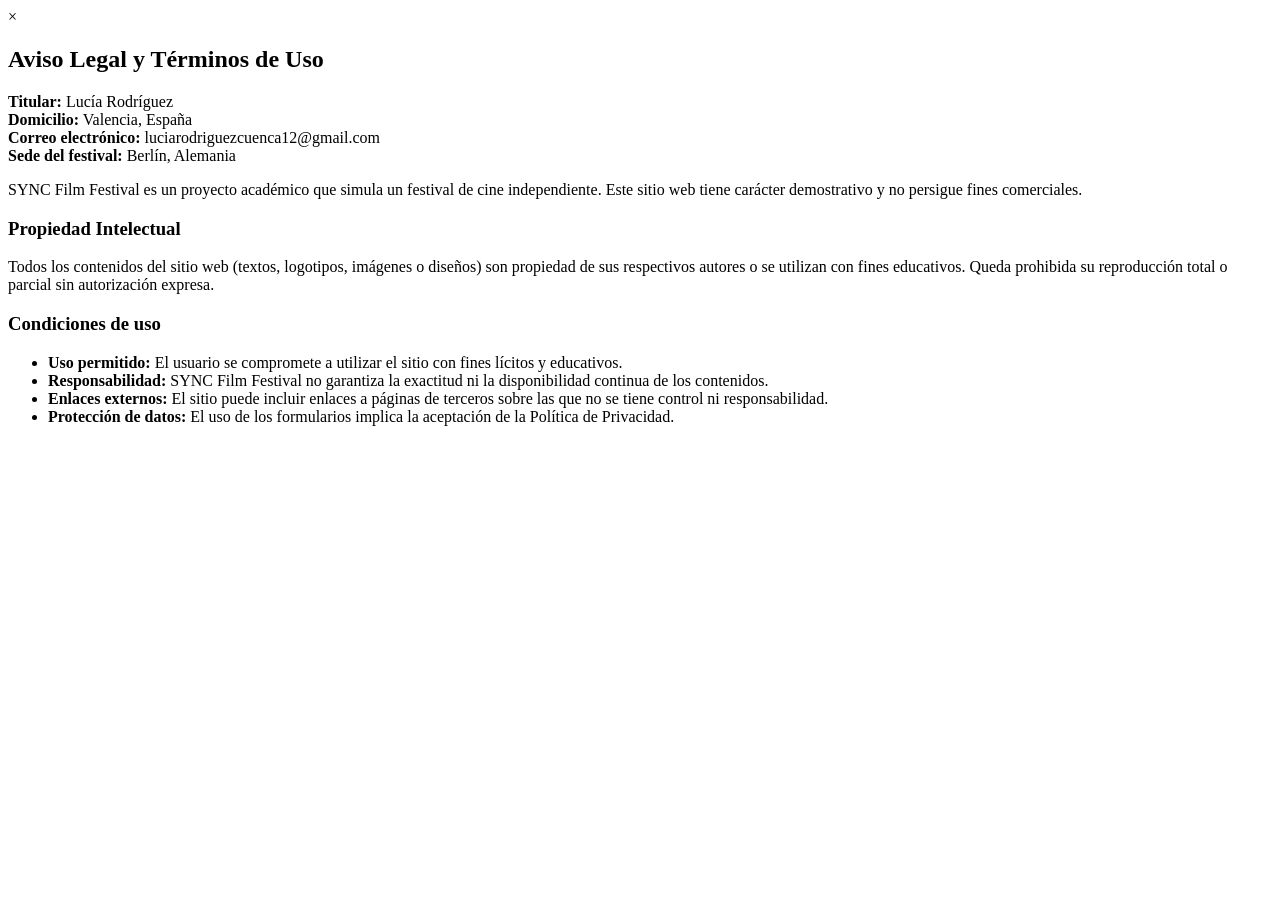
<file: legal.html>
<!DOCTYPE html>
<html lang="en">

<head>
  <meta charset="UTF-8">
  <meta name="viewport" content="width=device-width, initial-scale=1.0">
  <title>Document</title>
</head>

<body>
  <div id="legalModal" class="modal">
    <div class="modal-content">
      <span class="close">&times;</span>
      <h2>Aviso Legal y Términos de Uso</h2>
      <p><strong>Titular:</strong> Lucía Rodríguez<br>
        <strong>Domicilio:</strong> Valencia, España<br>
        <strong>Correo electrónico:</strong> luciarodriguezcuenca12@gmail.com<br>
        <strong>Sede del festival:</strong> Berlín, Alemania
      </p>

      <p>SYNC Film Festival es un proyecto académico que simula un festival de cine independiente. Este sitio web tiene
        carácter demostrativo y no persigue fines comerciales.</p>

      <h3>Propiedad Intelectual</h3>
      <p>Todos los contenidos del sitio web (textos, logotipos, imágenes o diseños) son propiedad de sus respectivos
        autores o se utilizan con fines educativos. Queda prohibida su reproducción total o parcial sin autorización
        expresa.</p>

      <h3>Condiciones de uso</h3>
      <ul>
        <li><strong>Uso permitido:</strong> El usuario se compromete a utilizar el sitio con fines lícitos y educativos.
        </li>
        <li><strong>Responsabilidad:</strong> SYNC Film Festival no garantiza la exactitud ni la disponibilidad continua
          de los contenidos.</li>
        <li><strong>Enlaces externos:</strong> El sitio puede incluir enlaces a páginas de terceros sobre las que no se
          tiene control ni responsabilidad.</li>
        <li><strong>Protección de datos:</strong> El uso de los formularios implica la aceptación de la Política de
          Privacidad.</li>
      </ul>
    </div>
  </div>

  <script>
    const legalModal = document.getElementById("legalModal");
    const openLegal = document.getElementById("openLegal");
    const closes = document.querySelectorAll(".close");

    openLegal.onclick = () => legalModal.style.display = "flex";
    closes.forEach(btn => btn.onclick = () => {
      legalModal.style.display = "none";
    });
    window.onclick = e => {
      if (e.target === legalModal) legalModal.style.display = "none";
    };
  </script>
</body>

</html>
</file>
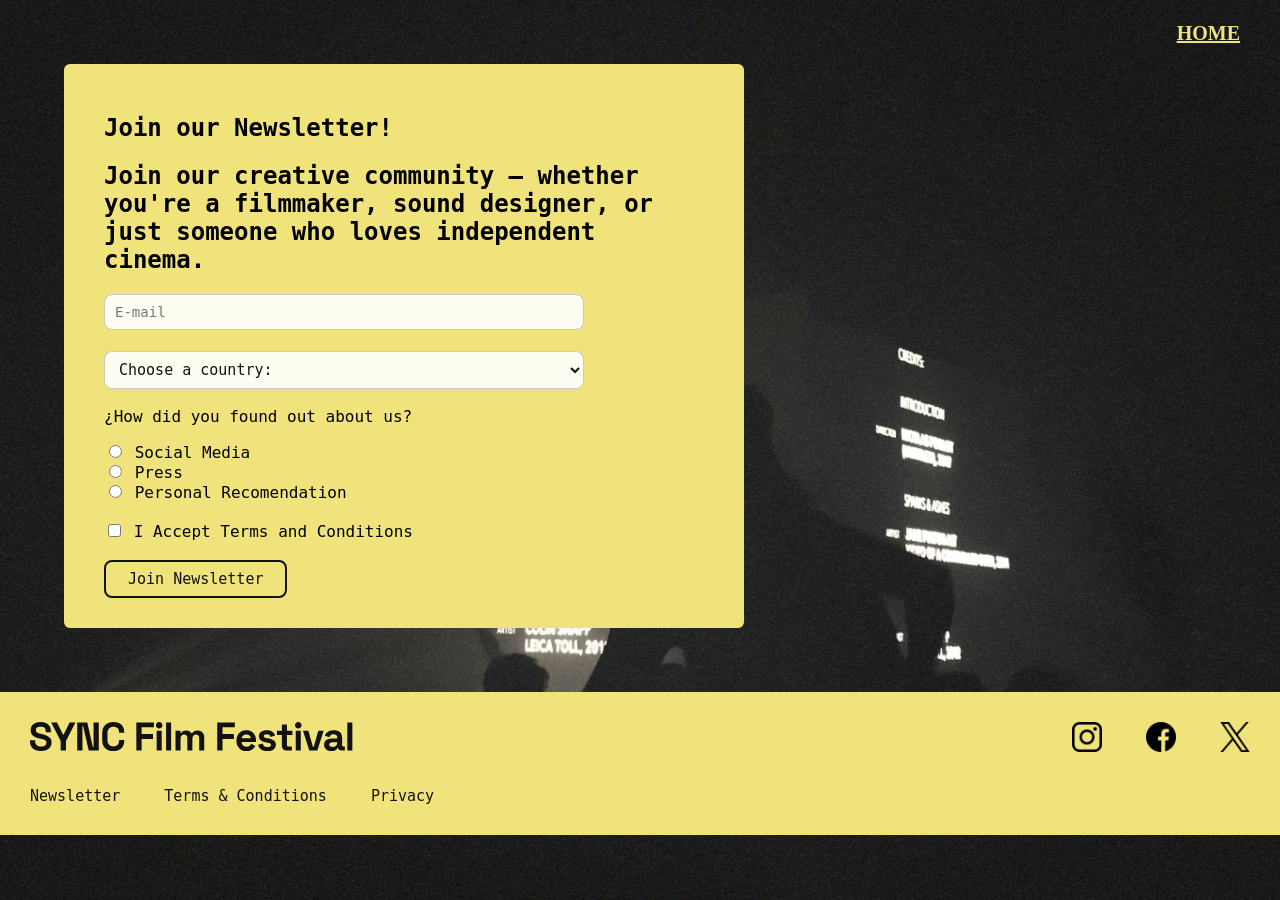
<file: newsletter.html>
<!DOCTYPE html>
<html lang="en">

<head>
    <meta charset="UTF-8">
    <meta name="viewport" content="width=device-width, initial-scale=1.0">
    <link rel="icon" href="images/favicon.png" type="image/png">
    <title>Newsletter - SYNC Film Festival</title>
    <link rel="stylesheet" href="css/newsletter.css">
<!-- Google tag (gtag.js) -->
<script async src="https://www.googletagmanager.com/gtag/js?id=G-QG648DJVCG"></script>
<script>
  window.dataLayer = window.dataLayer || [];
  function gtag(){dataLayer.push(arguments);}
  gtag('js', new Date());

  gtag('config', 'G-QG648DJVCG');
</script>
</head>

<body>
    <header>
        <div>
            <a href="./index.html" class="home-button">HOME</a>
        </div>
    </header>

    <main>
        <section>
            <form>
                <h1>Join our Newsletter!</h1>
                <h2>Join our creative community — whether you're a filmmaker, sound designer, or just someone who loves
                    independent cinema.</h2>
                <input type="email" name="correo" placeholder="E-mail" required><br><br>

                <select name="país">
                    <option value="">Choose a country:</option>
                    <option value="españa">Germany</option>
                    <option value="españa">UK</option>
                    <option value="españa">France</option>
                    <option value="españa">Spain</option>
                </select> <br>

                <p>¿How did you found out about us?</p>
                <input type="radio" name="origen" value="Social Media" required> Social Media<br>
                <input type="radio" name="origen" value="Press"> Press<br>
                <input type="radio" name="origen" value="Recomendation"> Personal Recomendation<br><br>

                <input type="checkbox" name="terminos" required> I Accept Terms and Conditions<br><br>

                <button type="submit">Join Newsletter</button>
            </form>
        </section>

    </main>

    <footer>
        <div class="footer-left">
            <svg width="323" height="30" viewBox="0 0 323 30" fill="none" xmlns="http://www.w3.org/2000/svg">
                <path
                    d="M11 29.12C8.84 29.12 6.93333 28.7333 5.28 27.96C3.62667 27.1867 2.33333 26.08 1.4 24.64C0.466666 23.2 -5.36442e-07 21.4667 -5.36442e-07 19.44V18.32H5.2V19.44C5.2 21.12 5.72 22.3867 6.76 23.24C7.8 24.0667 9.21333 24.48 11 24.48C12.8133 24.48 14.16 24.12 15.04 23.4C15.9467 22.68 16.4 21.76 16.4 20.64C16.4 19.8667 16.1733 19.24 15.72 18.76C15.2933 18.28 14.6533 17.8933 13.8 17.6C12.9733 17.28 11.96 16.9867 10.76 16.72L9.84 16.52C7.92 16.0933 6.26667 15.56 4.88 14.92C3.52 14.2533 2.46667 13.3867 1.72 12.32C1 11.2533 0.639999 9.86667 0.639999 8.16C0.639999 6.45333 1.04 5 1.84 3.8C2.66667 2.57333 3.81333 1.64 5.28 1C6.77333 0.333333 8.52 -4.76837e-07 10.52 -4.76837e-07C12.52 -4.76837e-07 14.2933 0.346666 15.84 1.04C17.4133 1.70667 18.64 2.72 19.52 4.08C20.4267 5.41333 20.88 7.09333 20.88 9.12V10.32H15.68V9.12C15.68 8.05333 15.4667 7.2 15.04 6.56C14.64 5.89333 14.0533 5.41333 13.28 5.12C12.5067 4.8 11.5867 4.64 10.52 4.64C8.92 4.64 7.73333 4.94667 6.96 5.56C6.21333 6.14667 5.84 6.96 5.84 8C5.84 8.69333 6.01333 9.28 6.36 9.76C6.73333 10.24 7.28 10.64 8 10.96C8.72 11.28 9.64 11.56 10.76 11.8L11.68 12C13.68 12.4267 15.4133 12.9733 16.88 13.64C18.3733 14.3067 19.5333 15.1867 20.36 16.28C21.1867 17.3733 21.6 18.7733 21.6 20.48C21.6 22.1867 21.16 23.6933 20.28 25C19.4267 26.28 18.2 27.2933 16.6 28.04C15.0267 28.76 13.16 29.12 11 29.12ZM30.6784 28.56V18.92L21.1584 0.559999H27.0384L32.9584 12.56H33.6784L39.5984 0.559999H45.4784L35.9584 18.92V28.56H30.6784ZM47.2394 28.56V0.559999H57.2794L62.8394 24.96H63.5594V0.559999H68.7594V28.56H58.7194L53.1594 4.16H52.4394V28.56H47.2394ZM83.4763 29.12C80.0096 29.12 77.2629 28.16 75.2363 26.24C73.2096 24.2933 72.1963 21.52 72.1963 17.92V11.2C72.1963 7.6 73.2096 4.84 75.2363 2.92C77.2629 0.973333 80.0096 -4.76837e-07 83.4763 -4.76837e-07C86.9163 -4.76837e-07 89.5696 0.946667 91.4363 2.84C93.3296 4.70667 94.2763 7.28 94.2763 10.56V10.8H89.0763V10.4C89.0763 8.74667 88.6096 7.38667 87.6763 6.32C86.7696 5.25333 85.3696 4.72 83.4763 4.72C81.6096 4.72 80.1429 5.29333 79.0763 6.44C78.0096 7.58667 77.4763 9.14667 77.4763 11.12V18C77.4763 19.9467 78.0096 21.5067 79.0763 22.68C80.1429 23.8267 81.6096 24.4 83.4763 24.4C85.3696 24.4 86.7696 23.8667 87.6763 22.8C88.6096 21.7067 89.0763 20.3467 89.0763 18.72V18H94.2763V18.56C94.2763 21.84 93.3296 24.4267 91.4363 26.32C89.5696 28.1867 86.9163 29.12 83.4763 29.12ZM106.335 28.56V0.559999H123.935V5.36H111.615V12.12H122.975V16.92H111.615V28.56H106.335ZM126.662 28.56V8.72H131.702V28.56H126.662ZM129.182 6.4C128.275 6.4 127.502 6.10667 126.862 5.52C126.249 4.93333 125.942 4.16 125.942 3.2C125.942 2.24 126.249 1.46667 126.862 0.88C127.502 0.293333 128.275 -4.76837e-07 129.182 -4.76837e-07C130.115 -4.76837e-07 130.889 0.293333 131.502 0.88C132.115 1.46667 132.422 2.24 132.422 3.2C132.422 4.16 132.115 4.93333 131.502 5.52C130.889 6.10667 130.115 6.4 129.182 6.4ZM136.087 28.56V0.559999H141.127V28.56H136.087ZM145.512 28.56V8.72H150.472V10.88H151.192C151.539 10.2133 152.112 9.64 152.912 9.16C153.712 8.65333 154.765 8.4 156.072 8.4C157.485 8.4 158.619 8.68 159.472 9.24C160.325 9.77333 160.979 10.48 161.432 11.36H162.152C162.605 10.5067 163.245 9.8 164.072 9.24C164.899 8.68 166.072 8.4 167.592 8.4C168.819 8.4 169.925 8.66667 170.912 9.2C171.925 9.70667 172.725 10.4933 173.312 11.56C173.925 12.6 174.232 13.92 174.232 15.52V28.56H169.192V15.88C169.192 14.7867 168.912 13.9733 168.352 13.44C167.792 12.88 167.005 12.6 165.992 12.6C164.845 12.6 163.952 12.9733 163.312 13.72C162.699 14.44 162.392 15.48 162.392 16.84V28.56H157.352V15.88C157.352 14.7867 157.072 13.9733 156.512 13.44C155.952 12.88 155.165 12.6 154.152 12.6C153.005 12.6 152.112 12.9733 151.472 13.72C150.859 14.44 150.552 15.48 150.552 16.84V28.56H145.512ZM187.249 28.56V0.559999H204.849V5.36H192.529V12.12H203.889V16.92H192.529V28.56H187.249ZM216.46 29.12C214.486 29.12 212.74 28.7067 211.22 27.88C209.726 27.0267 208.553 25.84 207.7 24.32C206.873 22.7733 206.46 20.96 206.46 18.88V18.4C206.46 16.32 206.873 14.52 207.7 13C208.526 11.4533 209.686 10.2667 211.18 9.44C212.673 8.58667 214.406 8.16 216.38 8.16C218.326 8.16 220.02 8.6 221.46 9.48C222.9 10.3333 224.02 11.5333 224.82 13.08C225.62 14.6 226.02 16.3733 226.02 18.4V20.12H211.58C211.633 21.48 212.14 22.5867 213.1 23.44C214.06 24.2933 215.233 24.72 216.62 24.72C218.033 24.72 219.073 24.4133 219.74 23.8C220.406 23.1867 220.913 22.5067 221.26 21.76L225.38 23.92C225.006 24.6133 224.46 25.3733 223.74 26.2C223.046 27 222.113 27.6933 220.94 28.28C219.766 28.84 218.273 29.12 216.46 29.12ZM211.62 16.36H220.9C220.793 15.2133 220.326 14.2933 219.5 13.6C218.7 12.9067 217.646 12.56 216.34 12.56C214.98 12.56 213.9 12.9067 213.1 13.6C212.3 14.2933 211.806 15.2133 211.62 16.36ZM237.546 29.12C234.959 29.12 232.839 28.56 231.186 27.44C229.532 26.32 228.532 24.72 228.186 22.64L232.826 21.44C233.012 22.3733 233.319 23.1067 233.746 23.64C234.199 24.1733 234.746 24.56 235.386 24.8C236.052 25.0133 236.772 25.12 237.546 25.12C238.719 25.12 239.586 24.92 240.146 24.52C240.706 24.0933 240.986 23.5733 240.986 22.96C240.986 22.3467 240.719 21.88 240.186 21.56C239.652 21.2133 238.799 20.9333 237.626 20.72L236.506 20.52C235.119 20.2533 233.852 19.8933 232.706 19.44C231.559 18.96 230.639 18.3067 229.946 17.48C229.252 16.6533 228.906 15.5867 228.906 14.28C228.906 12.3067 229.626 10.8 231.066 9.76C232.506 8.69333 234.399 8.16 236.746 8.16C238.959 8.16 240.799 8.65333 242.266 9.64C243.732 10.6267 244.692 11.92 245.146 13.52L240.466 14.96C240.252 13.9467 239.812 13.2267 239.146 12.8C238.506 12.3733 237.706 12.16 236.746 12.16C235.786 12.16 235.052 12.3333 234.546 12.68C234.039 13 233.786 13.4533 233.786 14.04C233.786 14.68 234.052 15.16 234.586 15.48C235.119 15.7733 235.839 16 236.746 16.16L237.866 16.36C239.359 16.6267 240.706 16.9867 241.906 17.44C243.132 17.8667 244.092 18.4933 244.786 19.32C245.506 20.12 245.866 21.2133 245.866 22.6C245.866 24.68 245.106 26.2933 243.586 27.44C242.092 28.56 240.079 29.12 237.546 29.12ZM256.292 28.56C254.985 28.56 253.918 28.16 253.092 27.36C252.292 26.5333 251.892 25.44 251.892 24.08V12.88H246.932V8.72H251.892V2.56H256.932V8.72H262.372V12.88H256.932V23.2C256.932 24 257.305 24.4 258.052 24.4H261.892V28.56H256.292ZM265.734 28.56V8.72H270.774V28.56H265.734ZM268.254 6.4C267.347 6.4 266.574 6.10667 265.934 5.52C265.32 4.93333 265.014 4.16 265.014 3.2C265.014 2.24 265.32 1.46667 265.934 0.88C266.574 0.293333 267.347 -4.76837e-07 268.254 -4.76837e-07C269.187 -4.76837e-07 269.96 0.293333 270.574 0.88C271.187 1.46667 271.494 2.24 271.494 3.2C271.494 4.16 271.187 4.93333 270.574 5.52C269.96 6.10667 269.187 6.4 268.254 6.4ZM279.319 28.56L272.999 8.72H278.359L282.959 24.88H283.679L288.279 8.72H293.639L287.319 28.56H279.319ZM301.564 29.12C300.151 29.12 298.884 28.88 297.764 28.4C296.644 27.8933 295.751 27.1733 295.084 26.24C294.444 25.28 294.124 24.12 294.124 22.76C294.124 21.4 294.444 20.2667 295.084 19.36C295.751 18.4267 296.657 17.7333 297.804 17.28C298.977 16.8 300.311 16.56 301.804 16.56H307.244V15.44C307.244 14.5067 306.951 13.7467 306.364 13.16C305.777 12.5467 304.844 12.24 303.564 12.24C302.311 12.24 301.377 12.5333 300.764 13.12C300.151 13.68 299.751 14.4133 299.564 15.32L294.924 13.76C295.244 12.7467 295.751 11.8267 296.444 11C297.164 10.1467 298.111 9.46667 299.284 8.96C300.484 8.42667 301.937 8.16 303.644 8.16C306.257 8.16 308.324 8.81333 309.844 10.12C311.364 11.4267 312.124 13.32 312.124 15.8V23.2C312.124 24 312.497 24.4 313.244 24.4H314.844V28.56H311.484C310.497 28.56 309.684 28.32 309.044 27.84C308.404 27.36 308.084 26.72 308.084 25.92V25.88H307.324C307.217 26.2 306.977 26.6267 306.604 27.16C306.231 27.6667 305.644 28.12 304.844 28.52C304.044 28.92 302.951 29.12 301.564 29.12ZM302.444 25.04C303.857 25.04 305.004 24.6533 305.884 23.88C306.791 23.08 307.244 22.0267 307.244 20.72V20.32H302.164C301.231 20.32 300.497 20.52 299.964 20.92C299.431 21.32 299.164 21.88 299.164 22.6C299.164 23.32 299.444 23.9067 300.004 24.36C300.564 24.8133 301.377 25.04 302.444 25.04ZM317.329 28.56V0.559999H322.369V28.56H317.329Z"
                    fill="#121212" />
            </svg>
            <nav class="footer-links">
                <a href="./newsletter.html">Newsletter</a>
                <a href="#" id="openLegal">Terms & Conditions</a>
                <a href="#" id="openPrivacy">Privacy</a>
            </nav>
        </div>
        <div class="footer-right">
            <a href="https://www.instagram.com/tu_usuario/">
                <img src="images/Instagram.png" alt="Instagram" class="redes">
            </a>
            <a href="#">
                <img src="images/facebook.png" alt="Facebook" class="redes">
            </a>
            <a href="#">
                <img src="images/twitter.png" alt="Twitter" class="redes">
            </a>
        </div>
    </footer>

</body>

</html>
</file>
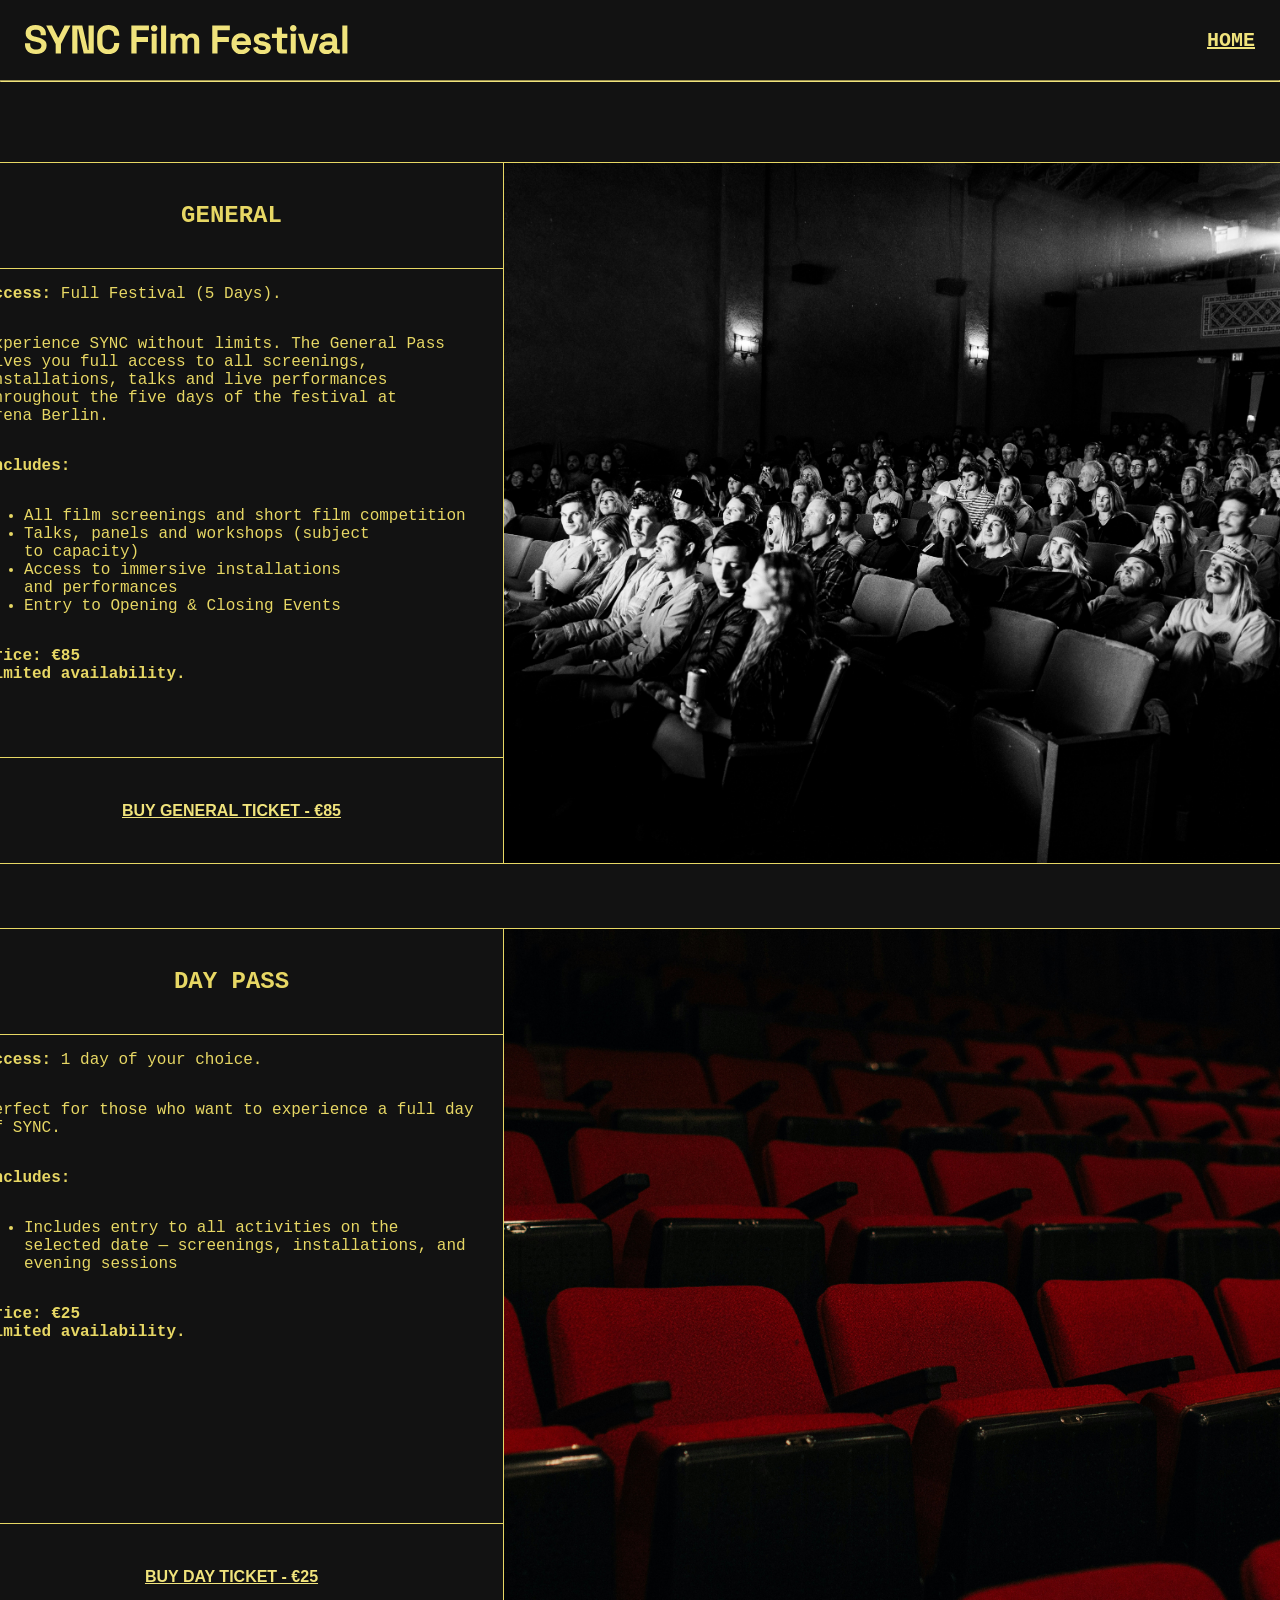
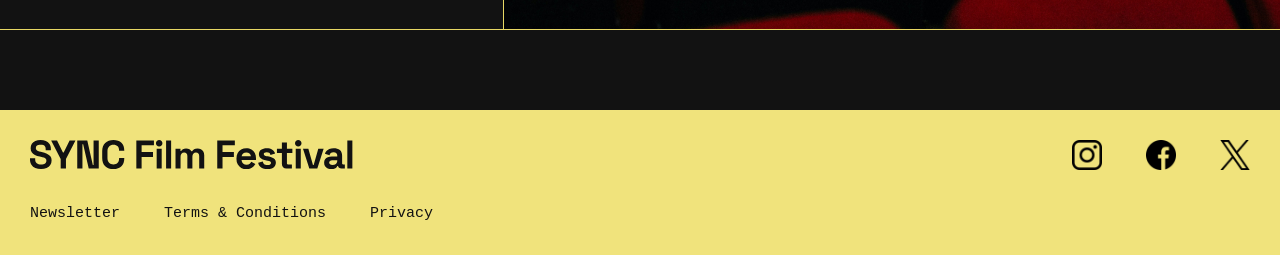
<file: tickets.html>
<!DOCTYPE html>
<html lang="en">

<head>
  <meta charset="UTF-8">
  <meta name="viewport" content="width=device-width, initial-scale=1.0">
  <link rel="icon" href="images/favicon.png" type="image/png">

  <title>Tickets - SYNC Film Festival</title>
  <style>
    html {
      scroll-behavior: smooth;
    }

    body {
      
      font-family: 'Roboto', sans-serif;
      color: white;
      background-color: #121212;
    }

    section {
      scroll-snap-align: start;
      padding: 0px;
    }
  </style>
  <link rel="stylesheet" href="css/tickets.css">
<!-- Google tag (gtag.js) -->
<script async src="https://www.googletagmanager.com/gtag/js?id=G-QG648DJVCG"></script>
<script>
  window.dataLayer = window.dataLayer || [];
  function gtag(){dataLayer.push(arguments);}
  gtag('js', new Date());

  gtag('config', 'G-QG648DJVCG');
</script>
</head>

<body>

  <header>
    <div>
      <svg width="323" height="30" viewBox="0 0 323 30" fill="none" xmlns="http://www.w3.org/2000/svg">
        <path
          d="M11 29.12C8.84 29.12 6.93333 28.7333 5.28 27.96C3.62667 27.1867 2.33333 26.08 1.4 24.64C0.466666 23.2 -5.36442e-07 21.4667 -5.36442e-07 19.44V18.32H5.2V19.44C5.2 21.12 5.72 22.3867 6.76 23.24C7.8 24.0667 9.21333 24.48 11 24.48C12.8133 24.48 14.16 24.12 15.04 23.4C15.9467 22.68 16.4 21.76 16.4 20.64C16.4 19.8667 16.1733 19.24 15.72 18.76C15.2933 18.28 14.6533 17.8933 13.8 17.6C12.9733 17.28 11.96 16.9867 10.76 16.72L9.84 16.52C7.92 16.0933 6.26667 15.56 4.88 14.92C3.52 14.2533 2.46667 13.3867 1.72 12.32C1 11.2533 0.639999 9.86667 0.639999 8.16C0.639999 6.45333 1.04 5 1.84 3.8C2.66667 2.57333 3.81333 1.64 5.28 1C6.77333 0.333333 8.52 -4.76837e-07 10.52 -4.76837e-07C12.52 -4.76837e-07 14.2933 0.346666 15.84 1.04C17.4133 1.70667 18.64 2.72 19.52 4.08C20.4267 5.41333 20.88 7.09333 20.88 9.12V10.32H15.68V9.12C15.68 8.05333 15.4667 7.2 15.04 6.56C14.64 5.89333 14.0533 5.41333 13.28 5.12C12.5067 4.8 11.5867 4.64 10.52 4.64C8.92 4.64 7.73333 4.94667 6.96 5.56C6.21333 6.14667 5.84 6.96 5.84 8C5.84 8.69333 6.01333 9.28 6.36 9.76C6.73333 10.24 7.28 10.64 8 10.96C8.72 11.28 9.64 11.56 10.76 11.8L11.68 12C13.68 12.4267 15.4133 12.9733 16.88 13.64C18.3733 14.3067 19.5333 15.1867 20.36 16.28C21.1867 17.3733 21.6 18.7733 21.6 20.48C21.6 22.1867 21.16 23.6933 20.28 25C19.4267 26.28 18.2 27.2933 16.6 28.04C15.0267 28.76 13.16 29.12 11 29.12ZM30.6784 28.56V18.92L21.1584 0.559999H27.0384L32.9584 12.56H33.6784L39.5984 0.559999H45.4784L35.9584 18.92V28.56H30.6784ZM47.2394 28.56V0.559999H57.2794L62.8394 24.96H63.5594V0.559999H68.7594V28.56H58.7194L53.1594 4.16H52.4394V28.56H47.2394ZM83.4763 29.12C80.0096 29.12 77.2629 28.16 75.2363 26.24C73.2096 24.2933 72.1963 21.52 72.1963 17.92V11.2C72.1963 7.6 73.2096 4.84 75.2363 2.92C77.2629 0.973333 80.0096 -4.76837e-07 83.4763 -4.76837e-07C86.9163 -4.76837e-07 89.5696 0.946667 91.4363 2.84C93.3296 4.70667 94.2763 7.28 94.2763 10.56V10.8H89.0763V10.4C89.0763 8.74667 88.6096 7.38667 87.6763 6.32C86.7696 5.25333 85.3696 4.72 83.4763 4.72C81.6096 4.72 80.1429 5.29333 79.0763 6.44C78.0096 7.58667 77.4763 9.14667 77.4763 11.12V18C77.4763 19.9467 78.0096 21.5067 79.0763 22.68C80.1429 23.8267 81.6096 24.4 83.4763 24.4C85.3696 24.4 86.7696 23.8667 87.6763 22.8C88.6096 21.7067 89.0763 20.3467 89.0763 18.72V18H94.2763V18.56C94.2763 21.84 93.3296 24.4267 91.4363 26.32C89.5696 28.1867 86.9163 29.12 83.4763 29.12ZM106.335 28.56V0.559999H123.935V5.36H111.615V12.12H122.975V16.92H111.615V28.56H106.335ZM126.662 28.56V8.72H131.702V28.56H126.662ZM129.182 6.4C128.275 6.4 127.502 6.10667 126.862 5.52C126.249 4.93333 125.942 4.16 125.942 3.2C125.942 2.24 126.249 1.46667 126.862 0.88C127.502 0.293333 128.275 -4.76837e-07 129.182 -4.76837e-07C130.115 -4.76837e-07 130.889 0.293333 131.502 0.88C132.115 1.46667 132.422 2.24 132.422 3.2C132.422 4.16 132.115 4.93333 131.502 5.52C130.889 6.10667 130.115 6.4 129.182 6.4ZM136.087 28.56V0.559999H141.127V28.56H136.087ZM145.512 28.56V8.72H150.472V10.88H151.192C151.539 10.2133 152.112 9.64 152.912 9.16C153.712 8.65333 154.765 8.4 156.072 8.4C157.485 8.4 158.619 8.68 159.472 9.24C160.325 9.77333 160.979 10.48 161.432 11.36H162.152C162.605 10.5067 163.245 9.8 164.072 9.24C164.899 8.68 166.072 8.4 167.592 8.4C168.819 8.4 169.925 8.66667 170.912 9.2C171.925 9.70667 172.725 10.4933 173.312 11.56C173.925 12.6 174.232 13.92 174.232 15.52V28.56H169.192V15.88C169.192 14.7867 168.912 13.9733 168.352 13.44C167.792 12.88 167.005 12.6 165.992 12.6C164.845 12.6 163.952 12.9733 163.312 13.72C162.699 14.44 162.392 15.48 162.392 16.84V28.56H157.352V15.88C157.352 14.7867 157.072 13.9733 156.512 13.44C155.952 12.88 155.165 12.6 154.152 12.6C153.005 12.6 152.112 12.9733 151.472 13.72C150.859 14.44 150.552 15.48 150.552 16.84V28.56H145.512ZM187.249 28.56V0.559999H204.849V5.36H192.529V12.12H203.889V16.92H192.529V28.56H187.249ZM216.46 29.12C214.486 29.12 212.74 28.7067 211.22 27.88C209.726 27.0267 208.553 25.84 207.7 24.32C206.873 22.7733 206.46 20.96 206.46 18.88V18.4C206.46 16.32 206.873 14.52 207.7 13C208.526 11.4533 209.686 10.2667 211.18 9.44C212.673 8.58667 214.406 8.16 216.38 8.16C218.326 8.16 220.02 8.6 221.46 9.48C222.9 10.3333 224.02 11.5333 224.82 13.08C225.62 14.6 226.02 16.3733 226.02 18.4V20.12H211.58C211.633 21.48 212.14 22.5867 213.1 23.44C214.06 24.2933 215.233 24.72 216.62 24.72C218.033 24.72 219.073 24.4133 219.74 23.8C220.406 23.1867 220.913 22.5067 221.26 21.76L225.38 23.92C225.006 24.6133 224.46 25.3733 223.74 26.2C223.046 27 222.113 27.6933 220.94 28.28C219.766 28.84 218.273 29.12 216.46 29.12ZM211.62 16.36H220.9C220.793 15.2133 220.326 14.2933 219.5 13.6C218.7 12.9067 217.646 12.56 216.34 12.56C214.98 12.56 213.9 12.9067 213.1 13.6C212.3 14.2933 211.806 15.2133 211.62 16.36ZM237.546 29.12C234.959 29.12 232.839 28.56 231.186 27.44C229.532 26.32 228.532 24.72 228.186 22.64L232.826 21.44C233.012 22.3733 233.319 23.1067 233.746 23.64C234.199 24.1733 234.746 24.56 235.386 24.8C236.052 25.0133 236.772 25.12 237.546 25.12C238.719 25.12 239.586 24.92 240.146 24.52C240.706 24.0933 240.986 23.5733 240.986 22.96C240.986 22.3467 240.719 21.88 240.186 21.56C239.652 21.2133 238.799 20.9333 237.626 20.72L236.506 20.52C235.119 20.2533 233.852 19.8933 232.706 19.44C231.559 18.96 230.639 18.3067 229.946 17.48C229.252 16.6533 228.906 15.5867 228.906 14.28C228.906 12.3067 229.626 10.8 231.066 9.76C232.506 8.69333 234.399 8.16 236.746 8.16C238.959 8.16 240.799 8.65333 242.266 9.64C243.732 10.6267 244.692 11.92 245.146 13.52L240.466 14.96C240.252 13.9467 239.812 13.2267 239.146 12.8C238.506 12.3733 237.706 12.16 236.746 12.16C235.786 12.16 235.052 12.3333 234.546 12.68C234.039 13 233.786 13.4533 233.786 14.04C233.786 14.68 234.052 15.16 234.586 15.48C235.119 15.7733 235.839 16 236.746 16.16L237.866 16.36C239.359 16.6267 240.706 16.9867 241.906 17.44C243.132 17.8667 244.092 18.4933 244.786 19.32C245.506 20.12 245.866 21.2133 245.866 22.6C245.866 24.68 245.106 26.2933 243.586 27.44C242.092 28.56 240.079 29.12 237.546 29.12ZM256.292 28.56C254.985 28.56 253.918 28.16 253.092 27.36C252.292 26.5333 251.892 25.44 251.892 24.08V12.88H246.932V8.72H251.892V2.56H256.932V8.72H262.372V12.88H256.932V23.2C256.932 24 257.305 24.4 258.052 24.4H261.892V28.56H256.292ZM265.734 28.56V8.72H270.774V28.56H265.734ZM268.254 6.4C267.347 6.4 266.574 6.10667 265.934 5.52C265.32 4.93333 265.014 4.16 265.014 3.2C265.014 2.24 265.32 1.46667 265.934 0.88C266.574 0.293333 267.347 -4.76837e-07 268.254 -4.76837e-07C269.187 -4.76837e-07 269.96 0.293333 270.574 0.88C271.187 1.46667 271.494 2.24 271.494 3.2C271.494 4.16 271.187 4.93333 270.574 5.52C269.96 6.10667 269.187 6.4 268.254 6.4ZM279.319 28.56L272.999 8.72H278.359L282.959 24.88H283.679L288.279 8.72H293.639L287.319 28.56H279.319ZM301.564 29.12C300.151 29.12 298.884 28.88 297.764 28.4C296.644 27.8933 295.751 27.1733 295.084 26.24C294.444 25.28 294.124 24.12 294.124 22.76C294.124 21.4 294.444 20.2667 295.084 19.36C295.751 18.4267 296.657 17.7333 297.804 17.28C298.977 16.8 300.311 16.56 301.804 16.56H307.244V15.44C307.244 14.5067 306.951 13.7467 306.364 13.16C305.777 12.5467 304.844 12.24 303.564 12.24C302.311 12.24 301.377 12.5333 300.764 13.12C300.151 13.68 299.751 14.4133 299.564 15.32L294.924 13.76C295.244 12.7467 295.751 11.8267 296.444 11C297.164 10.1467 298.111 9.46667 299.284 8.96C300.484 8.42667 301.937 8.16 303.644 8.16C306.257 8.16 308.324 8.81333 309.844 10.12C311.364 11.4267 312.124 13.32 312.124 15.8V23.2C312.124 24 312.497 24.4 313.244 24.4H314.844V28.56H311.484C310.497 28.56 309.684 28.32 309.044 27.84C308.404 27.36 308.084 26.72 308.084 25.92V25.88H307.324C307.217 26.2 306.977 26.6267 306.604 27.16C306.231 27.6667 305.644 28.12 304.844 28.52C304.044 28.92 302.951 29.12 301.564 29.12ZM302.444 25.04C303.857 25.04 305.004 24.6533 305.884 23.88C306.791 23.08 307.244 22.0267 307.244 20.72V20.32H302.164C301.231 20.32 300.497 20.52 299.964 20.92C299.431 21.32 299.164 21.88 299.164 22.6C299.164 23.32 299.444 23.9067 300.004 24.36C300.564 24.8133 301.377 25.04 302.444 25.04ZM317.329 28.56V0.559999H322.369V28.56H317.329Z"
          fill="#F0E37C" />
      </svg>
      <a href="./index.html" class="home-button">HOME</a>
    </div>

    <hr style="border-color: #F0E37C;margin: 0px;">

  </header>

  <main>

    <section class="ticket-section">

      <div class="ticket-box">
        <div class="ticket-description">
          <div class="ticket-type">
            <h2>GENERAL</h2>
          </div>
          <div>
            <p><strong>Access:</strong> Full Festival (5 Days).</p>
            <p>
              Experience SYNC without limits. The General Pass gives you full access
              to all screenings, installations, talks and live performances throughout
              the five days of the festival at Arena Berlin.
            </p>

            <p><strong>Includes:</strong></p>
            <ul>
              <li>All film screenings and short film competition</li>
              <li>Talks, panels and workshops (subject to capacity)</li>
              <li>Access to immersive installations and performances</li>
              <li>Entry to Opening & Closing Events</li>
            </ul>

            <p class="price">Price: €85<br>Limited availability.</p>
          </div>
          <div>
            <button class="buy-button">BUY GENERAL TICKET - €85</button>
          </div>
        </div>

        <div class="ticket-image">
          <img src="images/daniel-guerra-MjZwrERreuY-unsplash.jpg" alt="">
        </div>
      </div>
      <div class="ticket-box">
        <div class="ticket-description">
          <div class="ticket-type">
            <h2>DAY PASS</h2>
          </div>
          <div>
            <p><strong>Access:</strong> 1 day of your choice.</p>
            <p>
              Perfect for those who want to experience a full day of SYNC.
            </p>
            <p><strong>Includes:</strong></p>
            <ul>
              <li>Includes entry to all activities on the selected date — screenings,
                installations, and evening sessions</li>
            </ul>
            <p class="price">Price: €25<br>Limited availability.</p>
          </div>
          <div>
            <button class="buy-button openModal">BUY DAY TICKET - €25</button>
          </div>
        </div>

        <div class="ticket-image">
          <img src="images/jacob-mejicanos-IM6t12LL7KM-unsplash.jpg" alt="">
        </div>
      </div>
    </section>

    <!-- MODAL TICKET QUANTITY -->
    <div id="ticketModal" class="modal">
      <div class="modal-content">
        <span class="close">&times;</span>
        <h3>Select Ticket Quantity</h3>
        <p>Please choose how many tickets you'd like to purchase.</p>

        <select id="ticketQuantity">
          <option value="1">1 Ticket</option>
          <option value="2">2 Tickets</option>
          <option value="3">3 Tickets</option>
          <option value="4">4 Tickets</option>
          <option value="5">5 Tickets</option>
        </select>

        <button class="confirm-btn">Confirm</button>
      </div>
    </div>

    <script>
      const modal = document.getElementById("ticketModal");
      const openButtons = document.querySelectorAll(".buy-button");
      const closeModal = document.querySelector(".close");

      openButtons.forEach(button => {
        button.addEventListener("click", () => {
          modal.style.display = "flex";
        });
      });

      closeModal.addEventListener("click", () => {
        modal.style.display = "none";
      });

      window.addEventListener("click", (event) => {
        if (event.target === modal) {
          modal.style.display = "none";
        }
      });
    </script>


  </main>


  <footer>
    <div class="footer-left">
      <svg width="323" height="30" viewBox="0 0 323 30" fill="none" xmlns="http://www.w3.org/2000/svg">
        <path
          d="M11 29.12C8.84 29.12 6.93333 28.7333 5.28 27.96C3.62667 27.1867 2.33333 26.08 1.4 24.64C0.466666 23.2 -5.36442e-07 21.4667 -5.36442e-07 19.44V18.32H5.2V19.44C5.2 21.12 5.72 22.3867 6.76 23.24C7.8 24.0667 9.21333 24.48 11 24.48C12.8133 24.48 14.16 24.12 15.04 23.4C15.9467 22.68 16.4 21.76 16.4 20.64C16.4 19.8667 16.1733 19.24 15.72 18.76C15.2933 18.28 14.6533 17.8933 13.8 17.6C12.9733 17.28 11.96 16.9867 10.76 16.72L9.84 16.52C7.92 16.0933 6.26667 15.56 4.88 14.92C3.52 14.2533 2.46667 13.3867 1.72 12.32C1 11.2533 0.639999 9.86667 0.639999 8.16C0.639999 6.45333 1.04 5 1.84 3.8C2.66667 2.57333 3.81333 1.64 5.28 1C6.77333 0.333333 8.52 -4.76837e-07 10.52 -4.76837e-07C12.52 -4.76837e-07 14.2933 0.346666 15.84 1.04C17.4133 1.70667 18.64 2.72 19.52 4.08C20.4267 5.41333 20.88 7.09333 20.88 9.12V10.32H15.68V9.12C15.68 8.05333 15.4667 7.2 15.04 6.56C14.64 5.89333 14.0533 5.41333 13.28 5.12C12.5067 4.8 11.5867 4.64 10.52 4.64C8.92 4.64 7.73333 4.94667 6.96 5.56C6.21333 6.14667 5.84 6.96 5.84 8C5.84 8.69333 6.01333 9.28 6.36 9.76C6.73333 10.24 7.28 10.64 8 10.96C8.72 11.28 9.64 11.56 10.76 11.8L11.68 12C13.68 12.4267 15.4133 12.9733 16.88 13.64C18.3733 14.3067 19.5333 15.1867 20.36 16.28C21.1867 17.3733 21.6 18.7733 21.6 20.48C21.6 22.1867 21.16 23.6933 20.28 25C19.4267 26.28 18.2 27.2933 16.6 28.04C15.0267 28.76 13.16 29.12 11 29.12ZM30.6784 28.56V18.92L21.1584 0.559999H27.0384L32.9584 12.56H33.6784L39.5984 0.559999H45.4784L35.9584 18.92V28.56H30.6784ZM47.2394 28.56V0.559999H57.2794L62.8394 24.96H63.5594V0.559999H68.7594V28.56H58.7194L53.1594 4.16H52.4394V28.56H47.2394ZM83.4763 29.12C80.0096 29.12 77.2629 28.16 75.2363 26.24C73.2096 24.2933 72.1963 21.52 72.1963 17.92V11.2C72.1963 7.6 73.2096 4.84 75.2363 2.92C77.2629 0.973333 80.0096 -4.76837e-07 83.4763 -4.76837e-07C86.9163 -4.76837e-07 89.5696 0.946667 91.4363 2.84C93.3296 4.70667 94.2763 7.28 94.2763 10.56V10.8H89.0763V10.4C89.0763 8.74667 88.6096 7.38667 87.6763 6.32C86.7696 5.25333 85.3696 4.72 83.4763 4.72C81.6096 4.72 80.1429 5.29333 79.0763 6.44C78.0096 7.58667 77.4763 9.14667 77.4763 11.12V18C77.4763 19.9467 78.0096 21.5067 79.0763 22.68C80.1429 23.8267 81.6096 24.4 83.4763 24.4C85.3696 24.4 86.7696 23.8667 87.6763 22.8C88.6096 21.7067 89.0763 20.3467 89.0763 18.72V18H94.2763V18.56C94.2763 21.84 93.3296 24.4267 91.4363 26.32C89.5696 28.1867 86.9163 29.12 83.4763 29.12ZM106.335 28.56V0.559999H123.935V5.36H111.615V12.12H122.975V16.92H111.615V28.56H106.335ZM126.662 28.56V8.72H131.702V28.56H126.662ZM129.182 6.4C128.275 6.4 127.502 6.10667 126.862 5.52C126.249 4.93333 125.942 4.16 125.942 3.2C125.942 2.24 126.249 1.46667 126.862 0.88C127.502 0.293333 128.275 -4.76837e-07 129.182 -4.76837e-07C130.115 -4.76837e-07 130.889 0.293333 131.502 0.88C132.115 1.46667 132.422 2.24 132.422 3.2C132.422 4.16 132.115 4.93333 131.502 5.52C130.889 6.10667 130.115 6.4 129.182 6.4ZM136.087 28.56V0.559999H141.127V28.56H136.087ZM145.512 28.56V8.72H150.472V10.88H151.192C151.539 10.2133 152.112 9.64 152.912 9.16C153.712 8.65333 154.765 8.4 156.072 8.4C157.485 8.4 158.619 8.68 159.472 9.24C160.325 9.77333 160.979 10.48 161.432 11.36H162.152C162.605 10.5067 163.245 9.8 164.072 9.24C164.899 8.68 166.072 8.4 167.592 8.4C168.819 8.4 169.925 8.66667 170.912 9.2C171.925 9.70667 172.725 10.4933 173.312 11.56C173.925 12.6 174.232 13.92 174.232 15.52V28.56H169.192V15.88C169.192 14.7867 168.912 13.9733 168.352 13.44C167.792 12.88 167.005 12.6 165.992 12.6C164.845 12.6 163.952 12.9733 163.312 13.72C162.699 14.44 162.392 15.48 162.392 16.84V28.56H157.352V15.88C157.352 14.7867 157.072 13.9733 156.512 13.44C155.952 12.88 155.165 12.6 154.152 12.6C153.005 12.6 152.112 12.9733 151.472 13.72C150.859 14.44 150.552 15.48 150.552 16.84V28.56H145.512ZM187.249 28.56V0.559999H204.849V5.36H192.529V12.12H203.889V16.92H192.529V28.56H187.249ZM216.46 29.12C214.486 29.12 212.74 28.7067 211.22 27.88C209.726 27.0267 208.553 25.84 207.7 24.32C206.873 22.7733 206.46 20.96 206.46 18.88V18.4C206.46 16.32 206.873 14.52 207.7 13C208.526 11.4533 209.686 10.2667 211.18 9.44C212.673 8.58667 214.406 8.16 216.38 8.16C218.326 8.16 220.02 8.6 221.46 9.48C222.9 10.3333 224.02 11.5333 224.82 13.08C225.62 14.6 226.02 16.3733 226.02 18.4V20.12H211.58C211.633 21.48 212.14 22.5867 213.1 23.44C214.06 24.2933 215.233 24.72 216.62 24.72C218.033 24.72 219.073 24.4133 219.74 23.8C220.406 23.1867 220.913 22.5067 221.26 21.76L225.38 23.92C225.006 24.6133 224.46 25.3733 223.74 26.2C223.046 27 222.113 27.6933 220.94 28.28C219.766 28.84 218.273 29.12 216.46 29.12ZM211.62 16.36H220.9C220.793 15.2133 220.326 14.2933 219.5 13.6C218.7 12.9067 217.646 12.56 216.34 12.56C214.98 12.56 213.9 12.9067 213.1 13.6C212.3 14.2933 211.806 15.2133 211.62 16.36ZM237.546 29.12C234.959 29.12 232.839 28.56 231.186 27.44C229.532 26.32 228.532 24.72 228.186 22.64L232.826 21.44C233.012 22.3733 233.319 23.1067 233.746 23.64C234.199 24.1733 234.746 24.56 235.386 24.8C236.052 25.0133 236.772 25.12 237.546 25.12C238.719 25.12 239.586 24.92 240.146 24.52C240.706 24.0933 240.986 23.5733 240.986 22.96C240.986 22.3467 240.719 21.88 240.186 21.56C239.652 21.2133 238.799 20.9333 237.626 20.72L236.506 20.52C235.119 20.2533 233.852 19.8933 232.706 19.44C231.559 18.96 230.639 18.3067 229.946 17.48C229.252 16.6533 228.906 15.5867 228.906 14.28C228.906 12.3067 229.626 10.8 231.066 9.76C232.506 8.69333 234.399 8.16 236.746 8.16C238.959 8.16 240.799 8.65333 242.266 9.64C243.732 10.6267 244.692 11.92 245.146 13.52L240.466 14.96C240.252 13.9467 239.812 13.2267 239.146 12.8C238.506 12.3733 237.706 12.16 236.746 12.16C235.786 12.16 235.052 12.3333 234.546 12.68C234.039 13 233.786 13.4533 233.786 14.04C233.786 14.68 234.052 15.16 234.586 15.48C235.119 15.7733 235.839 16 236.746 16.16L237.866 16.36C239.359 16.6267 240.706 16.9867 241.906 17.44C243.132 17.8667 244.092 18.4933 244.786 19.32C245.506 20.12 245.866 21.2133 245.866 22.6C245.866 24.68 245.106 26.2933 243.586 27.44C242.092 28.56 240.079 29.12 237.546 29.12ZM256.292 28.56C254.985 28.56 253.918 28.16 253.092 27.36C252.292 26.5333 251.892 25.44 251.892 24.08V12.88H246.932V8.72H251.892V2.56H256.932V8.72H262.372V12.88H256.932V23.2C256.932 24 257.305 24.4 258.052 24.4H261.892V28.56H256.292ZM265.734 28.56V8.72H270.774V28.56H265.734ZM268.254 6.4C267.347 6.4 266.574 6.10667 265.934 5.52C265.32 4.93333 265.014 4.16 265.014 3.2C265.014 2.24 265.32 1.46667 265.934 0.88C266.574 0.293333 267.347 -4.76837e-07 268.254 -4.76837e-07C269.187 -4.76837e-07 269.96 0.293333 270.574 0.88C271.187 1.46667 271.494 2.24 271.494 3.2C271.494 4.16 271.187 4.93333 270.574 5.52C269.96 6.10667 269.187 6.4 268.254 6.4ZM279.319 28.56L272.999 8.72H278.359L282.959 24.88H283.679L288.279 8.72H293.639L287.319 28.56H279.319ZM301.564 29.12C300.151 29.12 298.884 28.88 297.764 28.4C296.644 27.8933 295.751 27.1733 295.084 26.24C294.444 25.28 294.124 24.12 294.124 22.76C294.124 21.4 294.444 20.2667 295.084 19.36C295.751 18.4267 296.657 17.7333 297.804 17.28C298.977 16.8 300.311 16.56 301.804 16.56H307.244V15.44C307.244 14.5067 306.951 13.7467 306.364 13.16C305.777 12.5467 304.844 12.24 303.564 12.24C302.311 12.24 301.377 12.5333 300.764 13.12C300.151 13.68 299.751 14.4133 299.564 15.32L294.924 13.76C295.244 12.7467 295.751 11.8267 296.444 11C297.164 10.1467 298.111 9.46667 299.284 8.96C300.484 8.42667 301.937 8.16 303.644 8.16C306.257 8.16 308.324 8.81333 309.844 10.12C311.364 11.4267 312.124 13.32 312.124 15.8V23.2C312.124 24 312.497 24.4 313.244 24.4H314.844V28.56H311.484C310.497 28.56 309.684 28.32 309.044 27.84C308.404 27.36 308.084 26.72 308.084 25.92V25.88H307.324C307.217 26.2 306.977 26.6267 306.604 27.16C306.231 27.6667 305.644 28.12 304.844 28.52C304.044 28.92 302.951 29.12 301.564 29.12ZM302.444 25.04C303.857 25.04 305.004 24.6533 305.884 23.88C306.791 23.08 307.244 22.0267 307.244 20.72V20.32H302.164C301.231 20.32 300.497 20.52 299.964 20.92C299.431 21.32 299.164 21.88 299.164 22.6C299.164 23.32 299.444 23.9067 300.004 24.36C300.564 24.8133 301.377 25.04 302.444 25.04ZM317.329 28.56V0.559999H322.369V28.56H317.329Z"
          fill="#121212" />
      </svg>
      <nav class="footer-links">
        <a href="./newsletter.html">Newsletter</a>
        <a href="#" id="openLegal">Terms & Conditions</a>
        <a href="#" id="openPrivacy">Privacy</a>
      </nav>
    </div>

    <div class="footer-right">
      <a href="#">
        <img src="images/Instagram.png" alt="Instagram" class="redes">
      </a>
      <a href="#">
        <img src="images/facebook.png" alt="Facebook" class="redes">
      </a>
      <a href="#">
        <img src="images/twitter.png" alt="Twitter" class="redes">
      </a>
    </div>


  </footer>

  <div id="legalModal" class="modal">
    <div class="modal-content">
      <span class="close">&times;</span>
      <h2>Aviso Legal y Términos de Uso</h2>
      <p><strong>Titular:</strong> Lucía Rodríguez<br>
        <strong>Domicilio:</strong> Valencia, España<br>
        <strong>Correo electrónico:</strong> luciarodriguezcuenca12@gmail.com<br>
        <strong>Sede del festival:</strong> Berlín, Alemania
      </p>

      <p>SYNC Film Festival es un proyecto académico que simula un festival de cine independiente. Este sitio web tiene
        carácter demostrativo y no persigue fines comerciales.</p>

      <h3>Propiedad Intelectual</h3>
      <p>Todos los contenidos del sitio web (textos, logotipos, imágenes o diseños) son propiedad de sus respectivos
        autores o se utilizan con fines educativos. Queda prohibida su reproducción total o parcial sin autorización
        expresa.</p>

      <h3>Condiciones de uso</h3>
      <ul>
        <li><strong>Uso permitido:</strong> El usuario se compromete a utilizar el sitio con fines lícitos y educativos.
        </li>
        <li><strong>Responsabilidad:</strong> SYNC Film Festival no garantiza la exactitud ni la disponibilidad continua
          de los contenidos.</li>
        <li><strong>Enlaces externos:</strong> El sitio puede incluir enlaces a páginas de terceros sobre las que no se
          tiene control ni responsabilidad.</li>
        <li><strong>Protección de datos:</strong> El uso de los formularios implica la aceptación de la Política de
          Privacidad.</li>
      </ul>
    </div>
  </div>
</body>

</html>
</file>
<file: css/estilos.css>
* {
  box-sizing: border-box;
  margin: 0;
}

/* POPUP NEWSLETTER */
.popup {
  position: fixed;
  inset: 0;
  width: 100%;
  height: 100%;
  background: rgba(0, 0, 0, 0.6);
  display: none;
  justify-content: center;
  align-items: center;
  z-index: 1000;
}

.popup-content {
  background-color: #F0E37C;
  padding: 40px 50px;
  border-radius: 10px;
  text-align: center;
  max-width: 480px;
  width: 90%;
  position: relative;
  font-family: 'Roboto Mono', monospace;
  color: #121212;
  padding-top: 28px;
}

.popup-content h1 {
  margin-bottom: 20px; 
}

.close-btn {
  position: absolute;
  top: 12px;
  right: 20px;
  font-size: 28px;
  cursor: pointer;
  color: #121212;
}

/* BOTONES */
input[type="email"] {
  width: 100%;
  padding: 10px;
  border: 1.5px solid #121212;
  border-radius: 8px;
  background: transparent;
  margin-top: 20px;
  font-size: 15px;
  color: #121212;
  outline: none;
}

button {
  margin-top: 25px;
  background-color: #121212;
  color: #F0E37C;
  border: none;
  padding: 12px 28px;
  border-radius: 8px;
  font-family: 'Roboto Mono', monospace;
  font-weight: 700;
  cursor: pointer;
  transition: all 0.3s ease;
}

button:hover {
  background-color: white;
  color: #121212;
  transform: translateY(-2px);
}

/* ESTRUCTURA GENERAL */
main {
  background-color: #121212;
}

section {
  height: 85vh;
}

/* HEADER */
header div {
  padding: 25px;
  display: flex;
  justify-content: space-between;
  align-items: center;
}

.tickets-button {
  font-family: 'Roboto Mono', monospace;
  font-weight: 700;
  font-size: 20px;
  text-decoration: underline;
  color: #F0E37C;
}

/* SECCIÓN HOME Y ABOUT */

#home {
  position: relative;
  overflow: hidden;
}

.venue {
  position: absolute;
  z-index: 2;
  bottom: 60px;
  right: 60px;
  display: flex;
  flex-direction: column;
  align-items: flex-end;
  text-align: right;
  font-family: 'Roboto', sans-serif;
  font-weight: 700;
  font-size: 20px;
  letter-spacing: -0.02em;
  color: #F0E37C;
}


.fecha {
  position: absolute;
  z-index: 2;
  bottom: 115px;
  right: 60px;
  color: white;
  font-family: 'Roboto';
  font-size: 28px;
  display: flex;
  align-items: center;
  gap: 10px;
}

.fecha .line {
  flex: 1;
  height: 1.5px;
  background-color: white;
  opacity: 100%;
  width: 150px;
}

.contentAbout {
  display: flex;
  flex-direction: column;
  justify-content: space-between;
  height: 100%;
  padding: 4rem;
}

.contentAbout h2 {
  font-family: 'Roboto', sans-serif;
  font-weight: 600;
  font-size: clamp(3rem, 4vw, 5rem);
  color: #fff;
}

.contentAbout p {
  font-family: 'Space Grotesk';
  color: #F0E37C;
  margin-top: 1rem;
  font-size: 20px;
}

#program {
  height: auto;
  min-height: 85vh;
}

.contentProgram {
  padding: 4rem;
  display: flex;
  justify-content: center;
  flex-direction: column;
  gap: 3rem;
}

.contentProgram h2 {
  font-family: 'Space Grotesk', sans-serif;
  font-weight: 600;
  font-size: clamp(2.5rem, 3vw, 5rem);
  color: #F0E37C;
  text-decoration: underline;
}

.schedule {
  width: 100%;
  border-collapse: collapse;
  table-layout: fixed;
  color: #F0E37C;
  font-family: sans-serif;
}

.schedule td {
  border: 1px solid #F0E37C;
  padding: clamp(2rem, 3vw, 4rem);
  text-align: center;
  vertical-align: middle;
}

.active {
  background-color: black;
}

.day {
  font-size: clamp(2rem, 3vw, 3rem);
  font-weight: bold;
  color: #F0E37C;
  text-decoration: underline;
}

.poster {
  background-size: cover;
  background-position: center;
}

.atro {
  background-image: url("../images/PELIS/Atropia.jpg");
}

.baltimorons {
  background-image: url("../images/PELIS/Baltimorons.jpg");
}

.photo1 {
  background-image: url("../images/2/5.jpg");
}

.icon {
  background-repeat: no-repeat;
  background-position: center;
  background-size: 60%;
}

.speech {
  background-image: url("../images/speech.png");
}

.camera {
  background-image: url("../images/camara.png");
}

.eye {
  background-image: url("../images/eye.png")
}

.vertical {
  writing-mode: vertical-rl;
  text-orientation: upright;
  font-size: clamp(1rem, 3vw, 2rem);
  letter-spacing: 0.3rem;
  font-weight: bold;
  color: #F0E37C;
}

#venue {
  height: auto;
  min-height: 85vh;
}

.contentVenue {
  padding: 4rem;
  display: flex;
  gap: 2rem;
  width: 100%;
  text-wrap: pretty;
}

.contentVenue h2 {
  font-family: 'Space Grotesk', sans-serif;
  font-weight: 600;
  font-size: clamp(2.5rem, 3vw, 5rem);
  color: #F0E37C;
  text-decoration: underline;
}

.leftContentVenue {
  flex: 0.6;
  display: flex;
  flex-direction: column;
  gap: 1.5rem;
}

.descriptionVenue {
  width: 100%;
  display: flex;
  justify-content: space-between;
}

.descriptionVenue h3 {
  font-family: 'Space Grotesk', sans-serif;
  font-size: 18px;
  color: #F0E37C;
}

.aboutVenue {
  flex: 0.5;
}

.addressVenue {
  flex: 0.5;
  display: flex;
  flex-direction: column;
  align-items: last baseline;
  gap: 1rem;
}

.caption {
  font-family: 'Space Grotesk', sans-serif;
  font-size: 14px;
  font-weight: 500;
  color: #F0E37C;
}

.exteriorViewVenue {
  width: 75%;
  display: flex;
  align-items: end;
  gap: 2rem;
}

.rightContentVenue {
  flex: 0.4;
  display: flex;
  flex-direction: column;
  align-items: flex-start;
  gap: 1.5rem;
}

.directionsVenue h3 {
  font-family: 'Space Grotesk', sans-serif;
  font-size: 16px;
  color: #F0E37C;
  margin-bottom: 0.1rem;
  margin: 0;
}

.directionsVenue p {
  font-family: 'Roboto', sans-serif;
  font-size: clamp(0.9rem, 1vw, 1.2rem);
  color: white;
}

.locationVenue {
  width: 100%;
  display: flex;
  flex-direction: column;
  border: 1px solid #F0E37C;
}

.locationVenue iframe {
  filter: grayscale(100%);
}

.directionsVenue {
  padding: 1rem;
  display: flex;
  flex-direction: column;
  gap: 0.15rem;
}

h3 {
  font-family: 'Roboto Mono', monospace;
  font-weight: 700;
  font-size: 24px;
  line-height: 30px;
  color: white;
}

.highlight-SYNC {
  color: #F0E37C;
}

/* IMÁGENES */
.imagenHome {
  width: 100%;
  height: 100%;
  border-bottom: #F0E37C 1px solid;
}

.imgArenaVenue {
  display: block;
  width: 190px;
  height: auto;
}

.imgArenaVenueExterior {
  width: 240px;
  height: auto;
}

.imgPeli1 {
  width: 30%;
}

.imgLocationVenue {
  width: 300px;
  height: auto;
}

/* FOOTER */
footer {
  display: flex;
  justify-content: space-between;
  padding: 30px;
  background-color: #F0E37C;
  font-family: 'Roboto Mono', monospace;
  font-weight: normal;
  font-size: 14px;
}

footer a {
  color: #121212;
  text-decoration: none;
}

footer a:hover {
  text-decoration: underline;
}

.footer-left {
  display: flex;
  flex-direction: column;
}

.footer-links {
  display: flex;
  gap: 44px;
  padding-top: 35px;
  color: #121212;
  font-size: 15px;
  text-decoration: none;
}

.footer-links a:hover {
  text-decoration: underline;
}

.footer-right {
  display: flex;
  gap: 44px;
}

.redes {
  width: 30px;
  height: 30px;
}

/* MODAL NEWSLETTER */
.modal {
  display: none;
  position: fixed;
  inset: 0;
  background-color: rgba(0, 0, 0, 0.6);
  justify-content: center;
  align-items: center;
  z-index: 1000;
}

.modal-content {
  background-color: #F0E37C;
  color: #121212;
  padding: 40px;
  border-radius: 10px;
  width: 80%;
  max-width: 700px;
  font-family: 'Roboto Mono', monospace;
  position: relative;
}

.modal-content h2{
  color: #121212;
  margin-top: 0;
  margin-bottom: 0px;
  text-align: left;
}

.modal-content h3 {
  color: #121212;
  margin-top: 0px;
  margin-bottom: 8px;
  text-align: left;
  font-size: 20px;
}

.close {
  position: absolute;
  top: 15px;
  right: 20px;
  font-size: 24px;
  font-weight: bold;
  color: #121212;
  cursor: pointer;
}

.close:hover {
  color: white;
}
</file>
<file: css/newsletter.css>
body {
    background-image: url("../images/coline-hasle-TOtsi_24-7c-unsplash.jpg");
    background-size: cover;
    background-position: center;
    background-repeat: no-repeat;
    min-height: 100vh;
    display: flex;
    flex-direction: column;
    margin: 0;
}

section {
    flex: 1;
    display: flex;
    flex-direction: column;
    padding: 5%;
}

header {
    display: flex;
    justify-content: flex-end;
    align-items: center;
    padding: 20px 40px;
    position: absolute;
    top: 0;
    right: 0;
    width: 100%;
    box-sizing: border-box;
}

header a {
    color: #F0E37C;
    text-decoration: underline;
    text-decoration-thickness: 1.5px;
    font-family: 'Roboto Mono';
    font-style: normal;
    font-weight: 700;
    font-size: 20px;
    line-height: 26px;
}

form {
    background-color: #F0E37C;
    padding: 30px 40px;
    border-radius: 6px;
    max-width: 600px;
    text-align: left;
    font-family: 'Roboto Mono', monospace;
}

input[type="text"],
input[type="email"],
select {
    width: 80%;
    padding: 8px 10px;
    border: 1.5px solid rgba(0, 0, 0, 0.2);
    border-radius: 8px;
    background-color: rgba(255, 255, 255, 0.9);
    font-size: 15px;
    font-family: 'Roboto Mono', monospace;
    color: #121212;
    outline: none;
    transition: all 0.3s ease;
    box-sizing: border-box;
    margin-bottom: 2px;
}

input[type="text"]:focus,
input[type="email"]:focus,
select:focus {
    border-color: #121212;
    box-shadow: 0 0 6px rgba(18, 18, 18, 0.4);
    background-color: white;
}

::placeholder {
    color: #555;
    opacity: 0.8;
    font-size: 14px;
}

button {
    background: transparent;
    color: #121212;
    border: 2px solid #121212;
    padding: 8px 22px;
    border-radius: 8px;
    font-family: 'Roboto Mono', monospace;
    font-size: 15px;
    cursor: pointer;
    transition: all 0.3s ease;
}

button:hover {
    background-color: #121212;
    color: #F0E37C;
}

footer {
    display: flex;
    justify-content: space-between;
    padding: 30px;
    background-color: #F0E37C;
    font-family: 'Roboto Mono', monospace;
    font-weight: normal;
    font-size: 14px;
}

footer a {
    color: #121212;
    text-decoration: none;
}

footer a:hover {
    text-decoration: underline;
}

.footer-left {
    display: flex;
    flex-direction: column;
}

.footer-links {
    display: flex;
    gap: 44px;
    padding-top: 35px;
}

.footer-links a {
    color: #121212;
    text-decoration: none;
    font-size: 15px;
}

.footer-links a:hover {
    text-decoration: underline;
}

.footer-right {
    display: flex;
    gap: 44px;
}

.redes {
    width: 30px;
}
</file>
<file: css/tickets.css>
html,
body {
  background-color: #121212;
  margin: 0px;
}


header div {
  padding: 25px;
  justify-content: space-between;
  display: flex;
  align-items: center;
}

.home-button {
  font-family: 'Roboto Mono', monospace;
  font-style: normal;
  font-weight: 700;
  font-size: 20px;
  text-decoration-line: underline;
  color: #F0E37C;
}

body {
  background-color: #121212;
  color: #f0e37c;
  font-family: "Roboto Mono", monospace;
  padding: 0px;
  margin: 0px;
}

.ticket-info {
  flex: 1;
  padding: 30px;
  border-right: 1px solid #f0e37c;
}

.ticket-info h2 {
  font-size: 22px;
  font-weight: 700;
  margin-bottom: 15px;
}


.ticket-info ul {
  list-style-type: disc;
  padding-left: 20px;
  margin-bottom: 20px;
}

.price {
  font-weight: 700;
  margin-bottom: 20px;
}

.buy-button {
  display: inline-block;
  background: none;
  border: none;
  text-decoration: underline;
  color: #f0e37c;
  font-weight: 700;
  font-size: 16px;
  cursor: pointer;
}

/* --- MODAL TICKETS --- */
.modal {
  display: none;
  position: fixed;
  z-index: 1000;
  left: 0;
  top: 0;
  width: 100%;
  height: 100%;
  background-color: rgba(18, 18, 18, 0.9);
  justify-content: center;
  align-items: center;
}

.modal-content {
  background-color: #1a1a1a;
  border: 1px solid #f0e37c;
  padding: 30px;
  border-radius: 10px;
  text-align: center;
  width: 300px;
  position: relative;
}

.modal-content h3 {
  margin-bottom: 10px;
  font-size: 20px;
}

.modal-content p {
  font-size: 14px;
  margin-bottom: 15px;
  color: #ddd;
}

.modal-content select {
  background-color: #121212;
  color: #f0e37c;
  border: 1px solid #f0e37c;
  padding: 8px;
  width: 100%;
  margin-bottom: 15px;
}

.confirm-btn {
  background-color: #f0e37c;
  color: #121212;
  font-weight: 700;
  border: none;
  padding: 8px 12px;
  cursor: pointer;
  width: 100%;
  transition: background 0.3s ease;
}

.confirm-btn:hover {
  background-color: #fff7a3;
}

.close {
  position: absolute;
  top: 10px;
  right: 15px;
  color: #f0e37c;
  font-size: 24px;
  font-weight: bold;
  cursor: pointer;
}

.close:hover {
  color: #fff7a3;
}


.ticket-section {
  display: flex;
  gap: 4rem;
  flex-direction: column;
  align-items: center;
  margin: 80px 40px;
}

.ticket-box {
  border: 1px solid #e7d764;
  color: #e7d764;
  display: flex;
  width: 85rem;
  align-items: stretch;
  position: relative;
}

.ticket-description {
  flex: 0.4;
  display: flex;
  flex-direction: column;
}

.ticket-description> :nth-child(1) {
  flex: 0.15;
  display: flex;
  justify-content: center;
  align-items: center;
  border-bottom: 1px solid #e7d764;
  border-right: 1px solid #e7d764;
}

.ticket-description> :nth-child(2) {
  padding: 0px 24px;
  flex: 0.70;
  display: flex;
  flex-direction: column;
  border-bottom: 1px solid #e7d764;
  border-right: 1px solid #e7d764;
  text-wrap: pretty;
}

.ticket-description> :nth-child(3) {
  flex: 0.15;
  display: flex;
  justify-content: center;
  align-items: center;
  border-right: 1px solid #e7d764;
}

.ticket-image {
  flex: 0.6;
  display: flex;
  min-height: 700px;
}

.ticket-image img {
  width: 100%;
  height: 100%;
  object-fit: cover;
}

footer {
  display: flex;
  justify-content: space-between;
  align-items: flex-start;
  padding: 30px;
  background-color: #F0E37C;
  font-family: 'Roboto Mono', monospace;
  font-weight: normal;
  height: 85px;
}

footer a {
  color: #121212;
  text-decoration: none;
}

footer a:hover {
  text-decoration: underline;
}

.footer-left {
  display: flex;
  flex-direction: column;
  align-items: flex-start;
}

.footer-links {
  display: flex;
  gap: 44px;
  padding-top: 35px;
  color: #121212;
  text-decoration: none;
  font-size: 15px;
}

.footer-links a:hover {
  text-decoration: underline;
}

.footer-right {
  display: flex;
  gap: 44px;
}

.redes {
  width: 30px;
  height: 30px;
}
</file>
